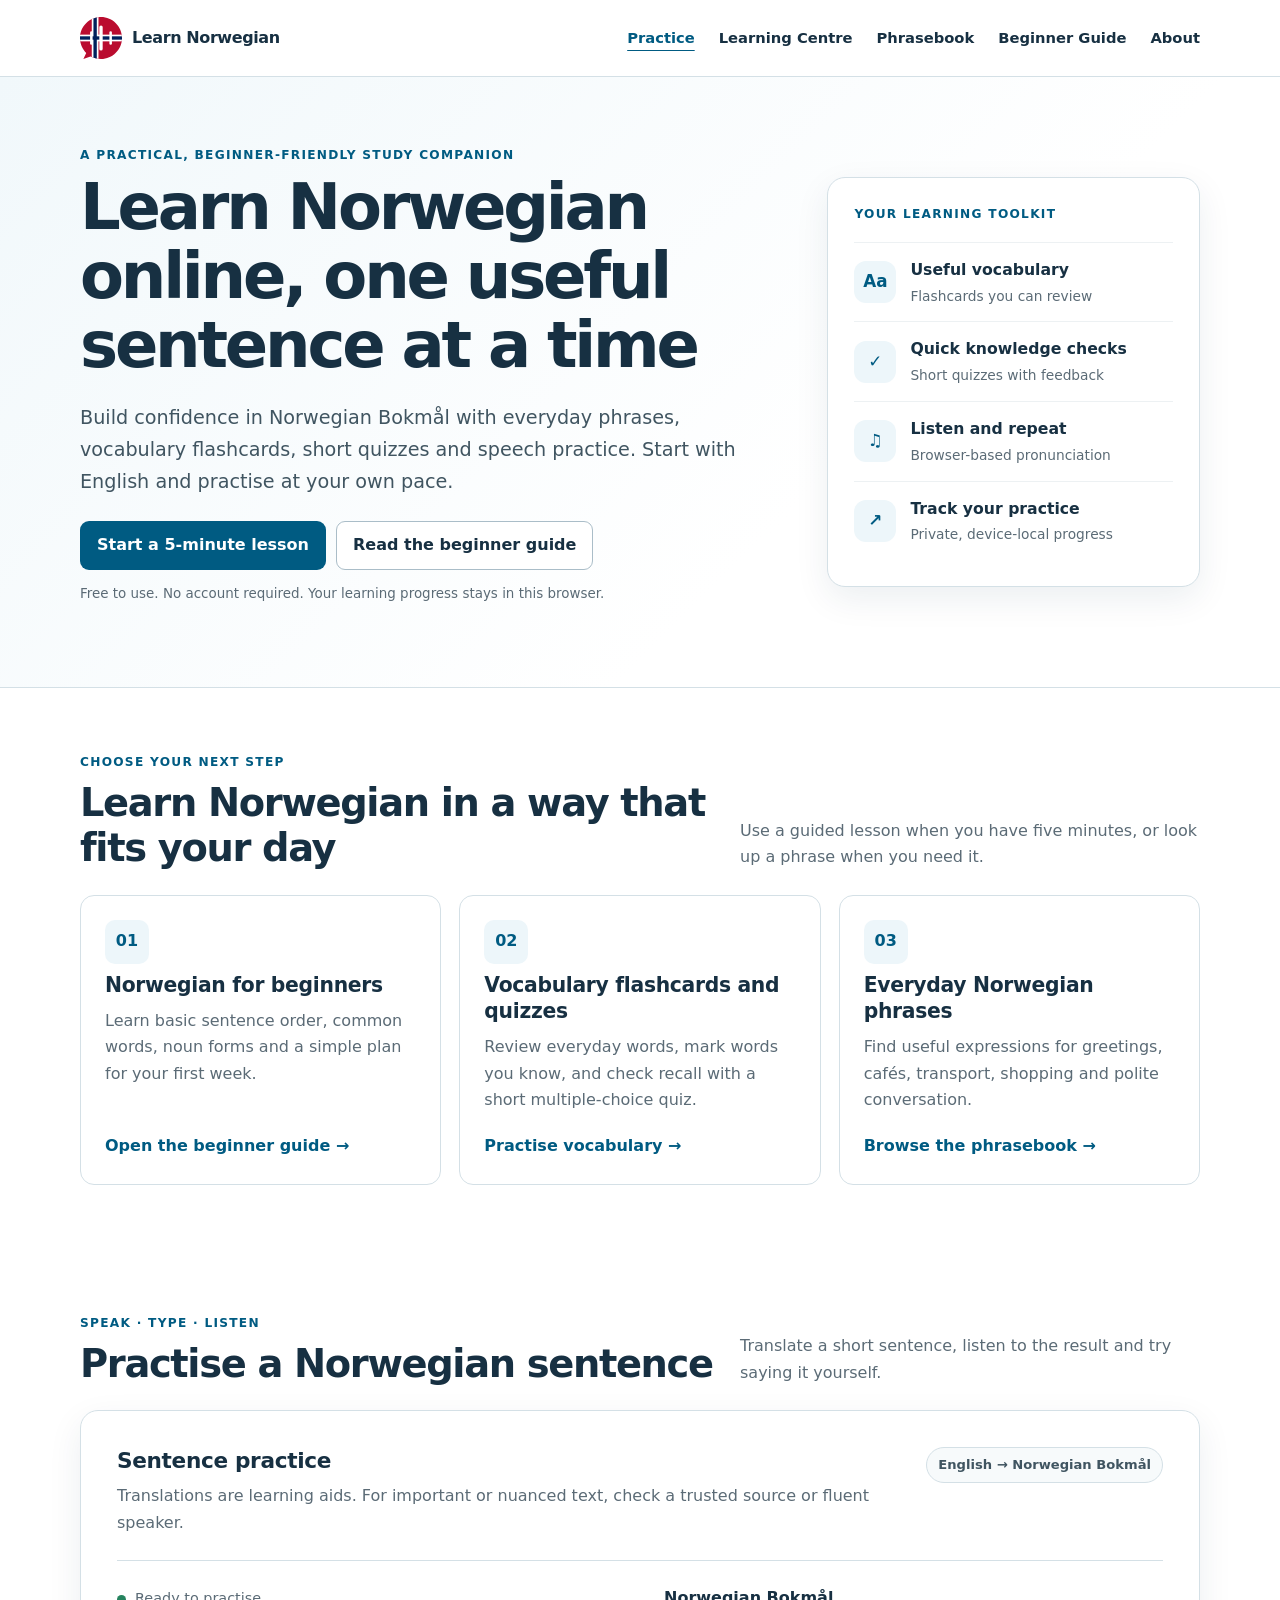
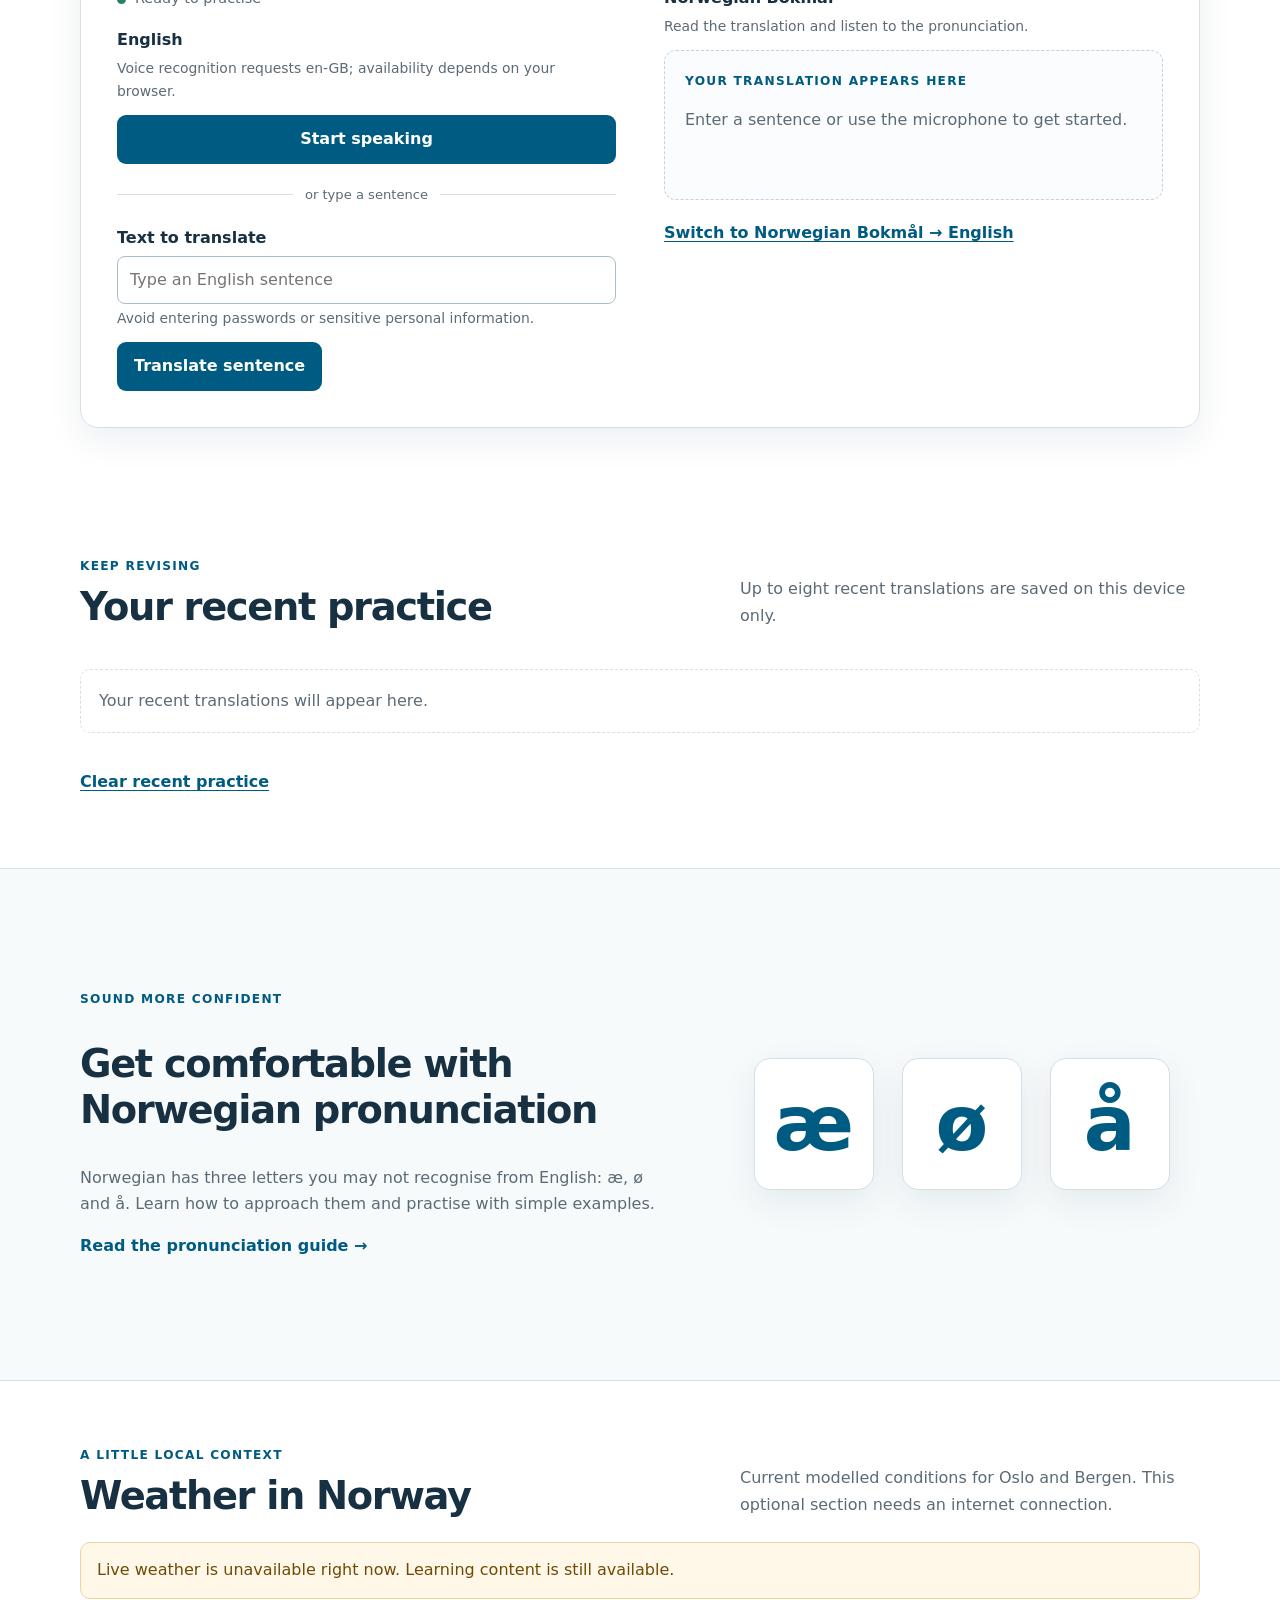
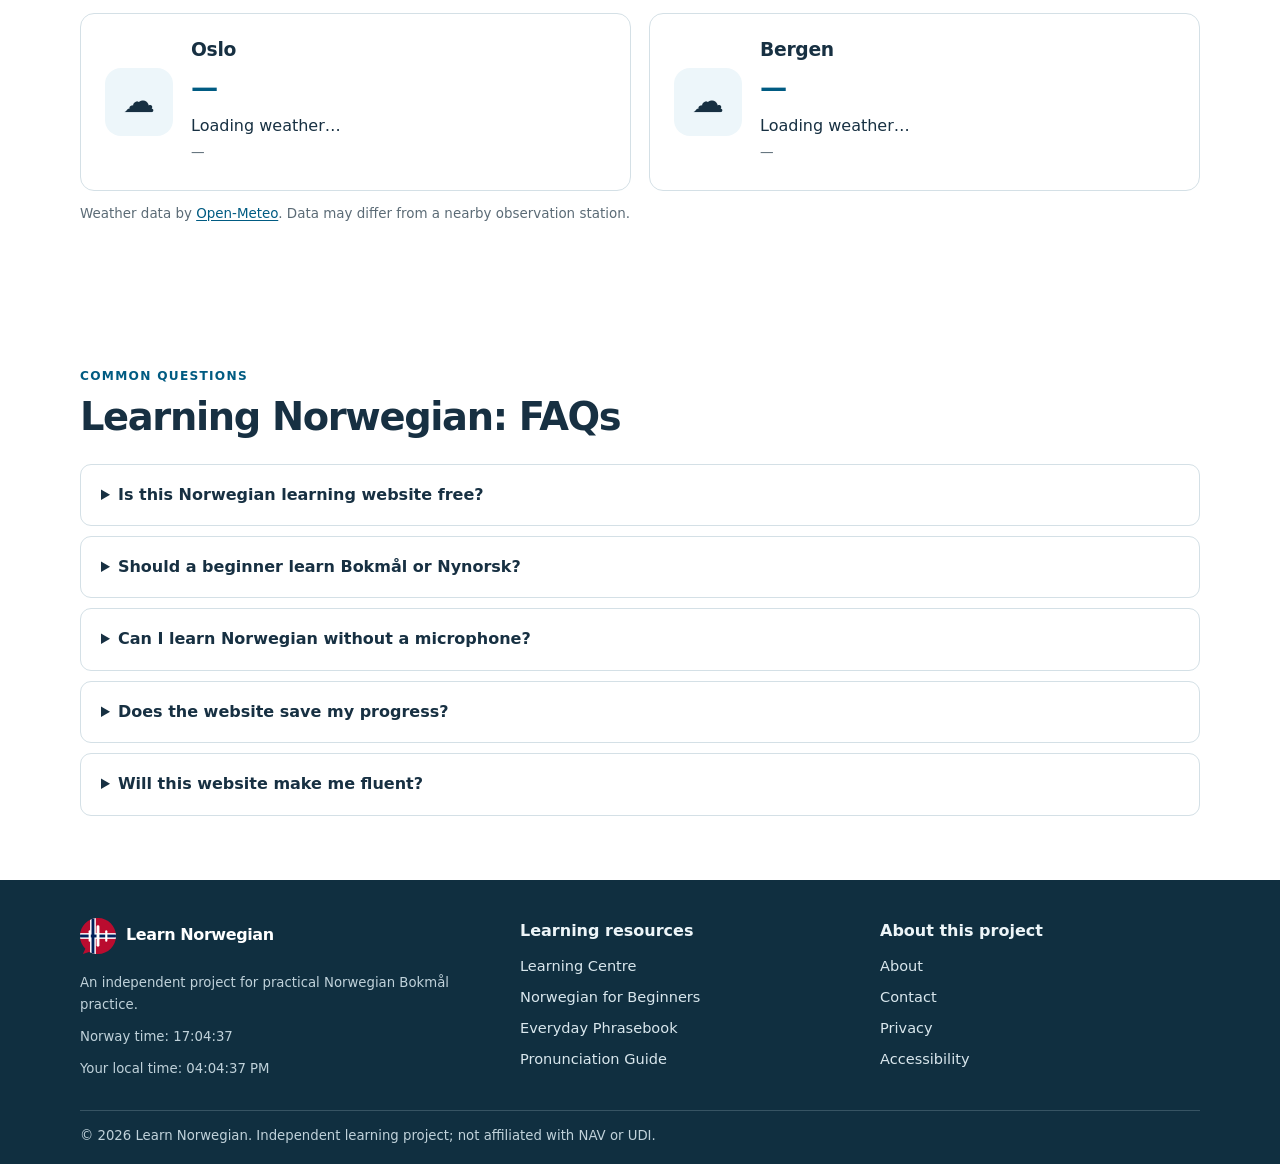
<file: index.html>
<!doctype html>
<html lang="en">
<head>
  <meta charset="utf-8">
  <meta name="viewport" content="width=device-width, initial-scale=1">
  <title>Learn Norwegian Online for Free | Bokmål Speaking Practice</title>
  <meta name="description" content="Learn Norwegian Bokmål with free beginner lessons, everyday phrases, vocabulary flashcards, quizzes, voice practice and pronunciation tools. Start practising today.">
  <meta name="robots" content="index,follow,max-image-preview:large,max-snippet:-1,max-video-preview:-1">
  <link rel="canonical" href="https://myg-1107.github.io/Learn-Norwegian/">
  <meta name="theme-color" content="#005b82">
  <meta property="og:type" content="website">
  <meta property="og:title" content="Learn Norwegian Online for Free | Bokmål Practice">
  <meta property="og:description" content="Practise Norwegian Bokmål with beginner guides, useful phrases, vocabulary cards, quizzes and speech tools.">
  <meta property="og:url" content="https://myg-1107.github.io/Learn-Norwegian/">
  <meta property="og:image" content="https://myg-1107.github.io/Learn-Norwegian/og-image.png">
  <meta name="twitter:card" content="summary_large_image">
  <link rel="icon" type="image/svg+xml" href="logo.svg">
  <link rel="manifest" href="manifest.webmanifest">
  <link rel="stylesheet" href="styles.css">
  <script type="application/ld+json">
  {
    "@context": "https://schema.org",
    "@type": "WebApplication",
    "name": "Learn Norwegian",
    "url": "https://myg-1107.github.io/Learn-Norwegian/",
    "applicationCategory": "EducationalApplication",
    "operatingSystem": "Any modern web browser",
    "inLanguage": "en",
    "description": "A free browser-based Norwegian Bokmål practice tool with beginner learning resources, vocabulary flashcards, quizzes, voice input and pronunciation playback."
  }
  </script>
</head>
<body>
  <a class="skip-link" href="#main-content">Skip to main content</a>
  <header class="site-header">
    <div class="container header-inner">
      <a class="brand" href="index.html" aria-label="Learn Norwegian home"><img src="logo.svg" alt="" width="42" height="42"><span>Learn Norwegian</span></a>
      <nav class="site-nav" aria-label="Main navigation">
        <a href="index.html" aria-current="page">Practice</a>
        <a href="learning-centre.html">Learning Centre</a>
        <a href="norwegian-phrases.html">Phrasebook</a>
        <a href="norwegian-beginners.html">Beginner Guide</a>
        <a href="about.html">About</a>
      </nav>
      <details class="mobile-nav"><summary>Menu</summary><nav aria-label="Mobile navigation">
        <a href="index.html" aria-current="page">Practice</a><a href="learning-centre.html">Learning Centre</a><a href="norwegian-phrases.html">Phrasebook</a><a href="norwegian-beginners.html">Beginner Guide</a><a href="norwegian-pronunciation.html">Pronunciation</a><a href="about.html">About</a><a href="contact-developers.html">Contact</a>
      </nav></details>
    </div>
  </header>

  <main id="main-content">
    <section class="hero hero-home">
      <div class="container hero-inner">
        <div class="hero-copy">
          <p class="eyebrow">A practical, beginner-friendly study companion</p>
          <h1>Learn Norwegian online, one useful sentence at a time</h1>
          <p class="lede">Build confidence in Norwegian Bokmål with everyday phrases, vocabulary flashcards, short quizzes and speech practice. Start with English and practise at your own pace.</p>
          <div class="hero-actions"><a class="button button-primary" href="learning-centre.html">Start a 5-minute lesson</a><a class="button button-secondary" href="norwegian-beginners.html">Read the beginner guide</a></div>
          <p class="muted small">Free to use. No account required. Your learning progress stays in this browser.</p>
        </div>
        <aside class="hero-summary" aria-label="Study features">
          <p class="eyebrow">Your learning toolkit</p>
          <div class="summary-row"><span class="summary-icon" aria-hidden="true">Aa</span><div><strong>Useful vocabulary</strong><span>Flashcards you can review</span></div></div>
          <div class="summary-row"><span class="summary-icon" aria-hidden="true">✓</span><div><strong>Quick knowledge checks</strong><span>Short quizzes with feedback</span></div></div>
          <div class="summary-row"><span class="summary-icon" aria-hidden="true">♫</span><div><strong>Listen and repeat</strong><span>Browser-based pronunciation</span></div></div>
          <div class="summary-row"><span class="summary-icon" aria-hidden="true">↗</span><div><strong>Track your practice</strong><span>Private, device-local progress</span></div></div>
        </aside>
      </div>
    </section>

    <section class="section container" aria-labelledby="start-heading">
      <div class="section-heading"><div><p class="eyebrow">Choose your next step</p><h2 id="start-heading">Learn Norwegian in a way that fits your day</h2></div><p>Use a guided lesson when you have five minutes, or look up a phrase when you need it.</p></div>
      <div class="card-grid three-up">
        <article class="card feature-card"><div class="feature-mark" aria-hidden="true">01</div><h3><a href="norwegian-beginners.html">Norwegian for beginners</a></h3><p>Learn basic sentence order, common words, noun forms and a simple plan for your first week.</p><a class="text-link" href="norwegian-beginners.html">Open the beginner guide <span aria-hidden="true">→</span></a></article>
        <article class="card feature-card"><div class="feature-mark" aria-hidden="true">02</div><h3><a href="learning-centre.html">Vocabulary flashcards and quizzes</a></h3><p>Review everyday words, mark words you know, and check recall with a short multiple-choice quiz.</p><a class="text-link" href="learning-centre.html">Practise vocabulary <span aria-hidden="true">→</span></a></article>
        <article class="card feature-card"><div class="feature-mark" aria-hidden="true">03</div><h3><a href="norwegian-phrases.html">Everyday Norwegian phrases</a></h3><p>Find useful expressions for greetings, cafés, transport, shopping and polite conversation.</p><a class="text-link" href="norwegian-phrases.html">Browse the phrasebook <span aria-hidden="true">→</span></a></article>
      </div>
    </section>

    <section class="section container" aria-labelledby="practice-heading">
      <div class="section-heading"><div><p class="eyebrow">Speak · Type · Listen</p><h2 id="practice-heading">Practise a Norwegian sentence</h2></div><p>Translate a short sentence, listen to the result and try saying it yourself.</p></div>
      <div class="practice-panel">
        <div class="panel-top"><div><h3>Sentence practice</h3><p class="muted">Translations are learning aids. For important or nuanced text, check a trusted source or fluent speaker.</p></div><span class="language-pill" id="direction-pill">English → Norwegian Bokmål</span></div>
        <div class="practice-grid">
          <div class="practice-input">
            <div class="status-row" aria-live="polite"><span id="status-dot" class="status-dot is-ready" aria-hidden="true"></span><span id="status-text">Ready to practise</span></div>
            <div class="field"><label id="input-language-label" for="manual-input">English</label><p class="field-hint" id="input-hint">You can type instead of using a microphone.</p></div>
            <button id="speak-button" class="button button-primary button-full" type="button">Start speaking</button>
            <div class="divider"><span>or type a sentence</span></div>
            <form id="manual-form"><div class="field"><label for="manual-input">Text to translate</label><input class="text-input" id="manual-input" name="text" type="text" maxlength="500" autocomplete="off" placeholder="Type an English sentence"><p class="field-hint">Avoid entering passwords or sensitive personal information.</p></div><button id="translate-button" class="button button-primary" type="submit">Translate sentence</button></form>
            <div id="input-box" class="input-preview" hidden><div class="eyebrow">You entered</div><p id="input-text"></p></div>
          </div>
          <div class="practice-output"><div class="field"><label id="output-language-label" for="output-text">Norwegian Bokmål</label><p class="field-hint">Read the translation and listen to the pronunciation.</p></div>
            <section id="output-box" class="output-box" hidden aria-live="polite"><p class="eyebrow">Translation</p><p id="output-text" class="output-text"></p><div class="button-row"><button id="pronounce-button" class="button button-secondary" type="button">Hear pronunciation</button><button id="copy-button" class="button button-secondary" type="button">Copy text</button></div></section>
            <div id="empty-state" class="output-box is-empty"><p class="eyebrow">Your translation appears here</p><p class="muted">Enter a sentence or use the microphone to get started.</p></div>
            <button id="swap-button" class="text-button" type="button">Switch to Norwegian Bokmål → English</button>
          </div>
        </div>
      </div>
    </section>

    <section class="section container" aria-labelledby="history-heading">
      <div class="section-heading"><div><p class="eyebrow">Keep revising</p><h2 id="history-heading">Your recent practice</h2></div><p>Up to eight recent translations are saved on this device only.</p></div>
      <div id="history-list" class="history-list"><p class="muted empty-note">Your recent translations will appear here.</p></div>
      <button id="clear-history" class="text-button" type="button">Clear recent practice</button>
    </section>

    <section class="section section-tint" aria-labelledby="pronunciation-heading">
      <div class="container split-section"><div><p class="eyebrow">Sound more confident</p><h2 id="pronunciation-heading">Get comfortable with Norwegian pronunciation</h2><p>Norwegian has three letters you may not recognise from English: æ, ø and å. Learn how to approach them and practise with simple examples.</p><a class="text-link" href="norwegian-pronunciation.html">Read the pronunciation guide <span aria-hidden="true">→</span></a></div><div class="letter-showcase" aria-label="The Norwegian letters æ, ø and å"><span>æ</span><span>ø</span><span>å</span></div></div>
    </section>

    <section class="section container" aria-labelledby="weather-heading">
      <div class="section-heading"><div><p class="eyebrow">A little local context</p><h2 id="weather-heading">Weather in Norway</h2></div><p>Current modelled conditions for Oslo and Bergen. This optional section needs an internet connection.</p></div>
      <div id="weather-error" class="notice notice-warning" hidden></div>
      <div class="weather-grid">
        <article id="oslo-weather" class="card weather-card"><div class="weather-icon" data-weather-icon aria-hidden="true">☁</div><div><h3>Oslo</h3><p class="weather-temp" data-weather-temp>—</p><p data-weather-description>Loading weather…</p><p class="weather-meta" data-weather-meta>—</p><p class="small muted" data-weather-updated></p></div></article>
        <article id="bergen-weather" class="card weather-card"><div class="weather-icon" data-weather-icon aria-hidden="true">☁</div><div><h3>Bergen</h3><p class="weather-temp" data-weather-temp>—</p><p data-weather-description>Loading weather…</p><p class="weather-meta" data-weather-meta>—</p><p class="small muted" data-weather-updated></p></div></article>
      </div>
      <p class="small muted attribution">Weather data by <a href="https://open-meteo.com/" target="_blank" rel="noopener noreferrer">Open-Meteo</a>. Data may differ from a nearby observation station.</p>
    </section>

    <section class="section container" aria-labelledby="faq-heading">
      <div class="section-heading"><div><p class="eyebrow">Common questions</p><h2 id="faq-heading">Learning Norwegian: FAQs</h2></div></div>
      <div class="faq-list">
        <details><summary>Is this Norwegian learning website free?</summary><p>Yes. The lessons, phrasebook, vocabulary cards and quiz on this site are free to use. The translation and live weather features depend on external services and an internet connection.</p></details>
        <details><summary>Should a beginner learn Bokmål or Nynorsk?</summary><p>This website focuses on Bokmål, one of Norway's two official written standards. It is a practical starting point for everyday written Norwegian, but you may also encounter Nynorsk and regional spoken dialects.</p></details>
        <details><summary>Can I learn Norwegian without a microphone?</summary><p>Yes. You can type text, study the beginner guide, browse the phrasebook, use flashcards and take quizzes without a microphone. Pronunciation playback depends on available browser voices.</p></details>
        <details><summary>Does the website save my progress?</summary><p>The vocabulary and quiz progress is stored in your browser on the device you use. There is no account-based cloud sync in this version. Clearing browser storage removes local progress.</p></details>
        <details><summary>Will this website make me fluent?</summary><p>No single website can guarantee fluency. Use these tools for short daily practice alongside listening, reading, conversations, feedback and a structured course matched to your goals.</p></details>
      </div>
    </section>
  </main>

  <footer class="site-footer"><div class="container footer-grid"><div class="footer-brand"><a class="brand brand-footer" href="index.html"><img src="logo.svg" alt="" width="36" height="36"><span>Learn Norwegian</span></a><p class="footer-small">An independent project for practical Norwegian Bokmål practice.</p><p id="norway-time" class="footer-small">Norway time: —</p><p id="local-time" class="footer-small">Your local time: —</p></div><div><strong>Learning resources</strong><div class="footer-links"><a href="learning-centre.html">Learning Centre</a><a href="norwegian-beginners.html">Norwegian for Beginners</a><a href="norwegian-phrases.html">Everyday Phrasebook</a><a href="norwegian-pronunciation.html">Pronunciation Guide</a></div></div><div><strong>About this project</strong><div class="footer-links"><a href="about.html">About</a><a href="contact-developers.html">Contact</a><a href="privacy.html">Privacy</a><a href="accessibility.html">Accessibility</a></div></div></div><div class="container footer-bottom"><p class="footer-small">© <span id="current-year">2026</span> Learn Norwegian. Independent learning project; not affiliated with NAV or UDI.</p></div></footer>
  <script src="app.js" defer></script>
  <script src="pwa.js" defer></script>
</body>
</html>
</file>
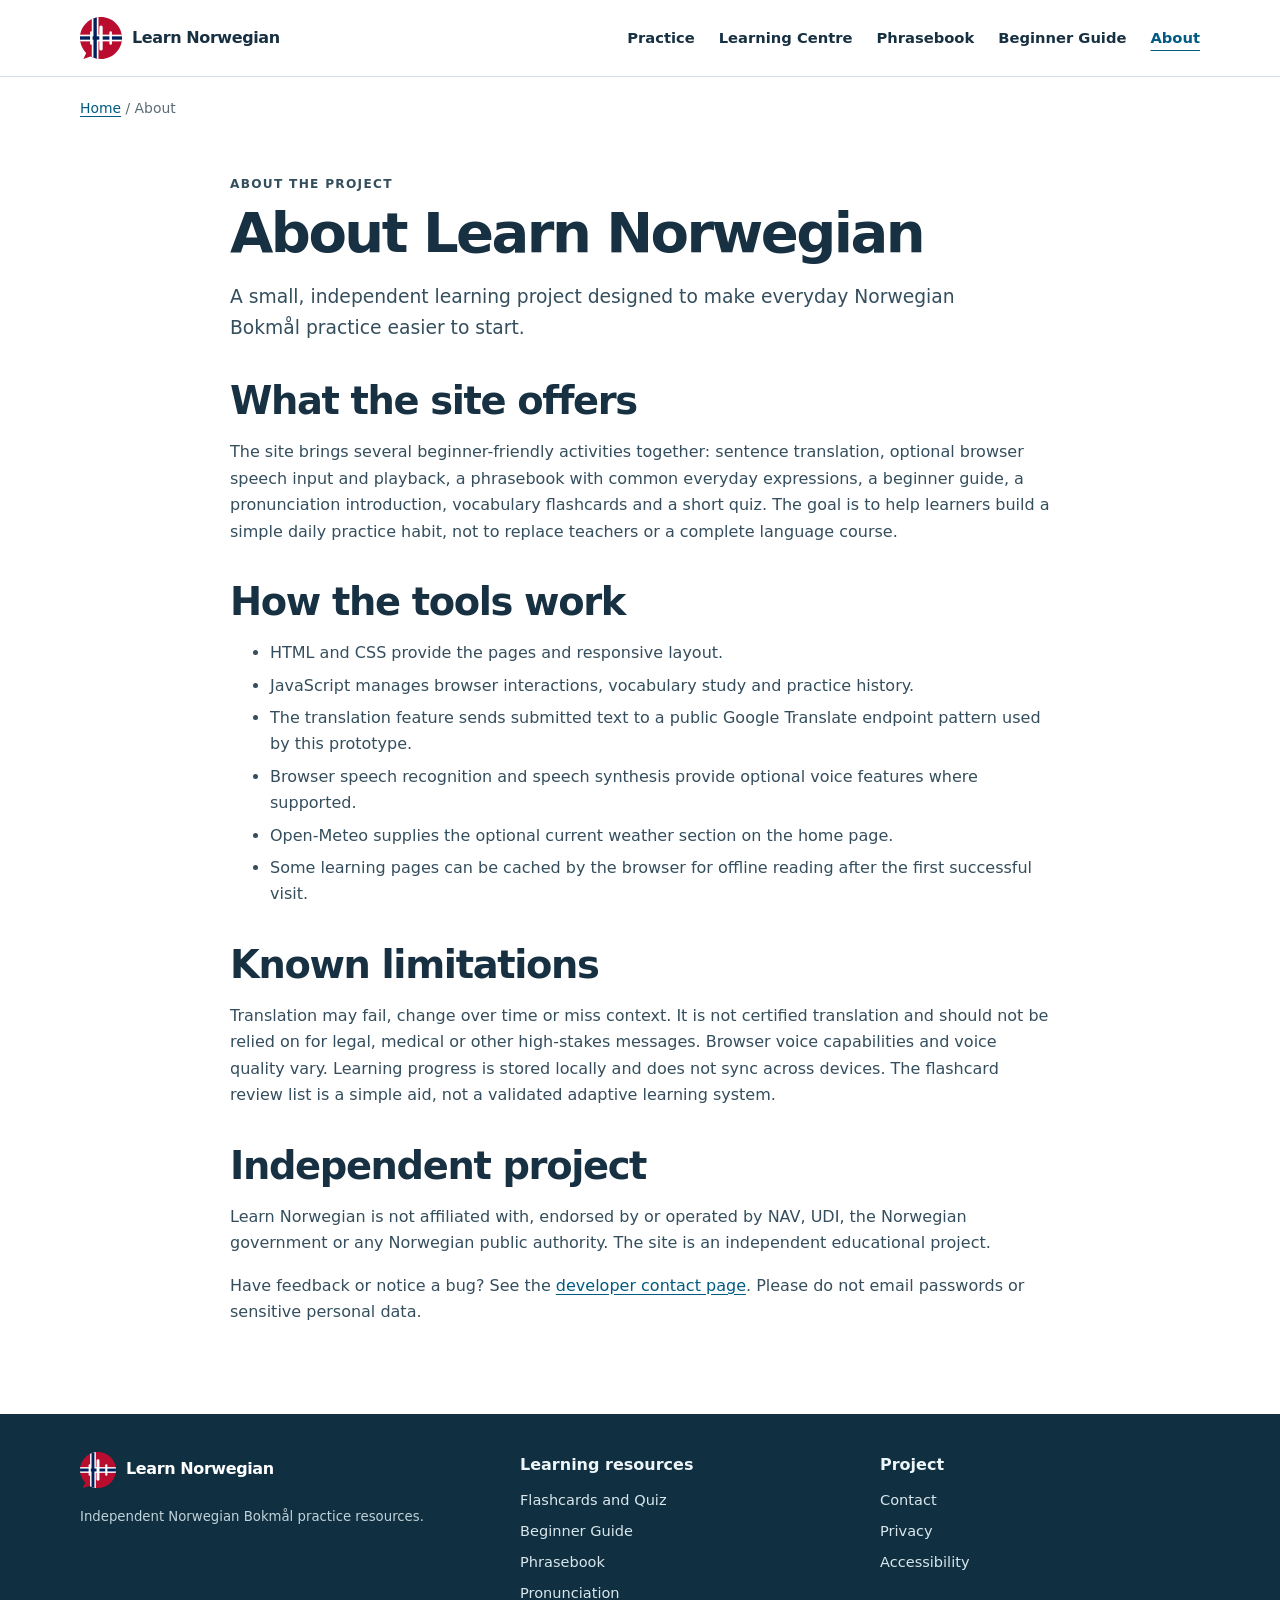
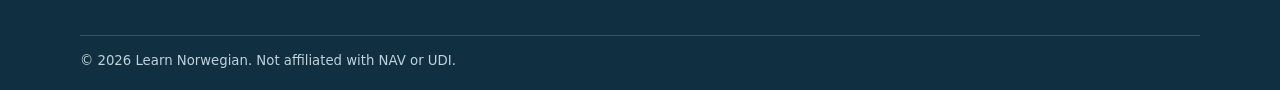
<file: about.html>
<!doctype html>
<html lang="en"><head><meta charset="utf-8"><meta name="viewport" content="width=device-width, initial-scale=1"><title>About Learn Norwegian | Free Bokmål Practice Project</title><meta name="description" content="Learn about this independent Norwegian Bokmål practice project, its vocabulary tools, learning pages, browser speech features and known limitations."><meta name="robots" content="index,follow"><link rel="canonical" href="https://myg-1107.github.io/Learn-Norwegian/about.html"><meta name="theme-color" content="#005b82"><link rel="icon" type="image/svg+xml" href="logo.svg"><link rel="manifest" href="manifest.webmanifest"><link rel="stylesheet" href="styles.css"></head>
<body><a class="skip-link" href="#main-content">Skip to main content</a><header class="site-header"><div class="container header-inner"><a class="brand" href="index.html"><img src="logo.svg" alt="" width="42" height="42"><span>Learn Norwegian</span></a><nav class="site-nav" aria-label="Main navigation"><a href="index.html">Practice</a><a href="learning-centre.html">Learning Centre</a><a href="norwegian-phrases.html">Phrasebook</a><a href="norwegian-beginners.html">Beginner Guide</a><a href="about.html" aria-current="page">About</a></nav><details class="mobile-nav"><summary>Menu</summary><nav aria-label="Mobile navigation"><a href="index.html">Practice</a><a href="learning-centre.html">Learning Centre</a><a href="norwegian-phrases.html">Phrasebook</a><a href="norwegian-beginners.html">Beginner Guide</a><a href="norwegian-pronunciation.html">Pronunciation</a><a href="contact-developers.html">Contact</a></nav></details></div></header>
<main id="main-content"><div class="container breadcrumb"><a href="index.html">Home</a> / About</div><article class="container reading prose"><p class="eyebrow">About the project</p><h1 class="page-title">About Learn Norwegian</h1><p class="page-lede">A small, independent learning project designed to make everyday Norwegian Bokmål practice easier to start.</p><h2>What the site offers</h2><p>The site brings several beginner-friendly activities together: sentence translation, optional browser speech input and playback, a phrasebook with common everyday expressions, a beginner guide, a pronunciation introduction, vocabulary flashcards and a short quiz. The goal is to help learners build a simple daily practice habit, not to replace teachers or a complete language course.</p><h2>How the tools work</h2><ul><li>HTML and CSS provide the pages and responsive layout.</li><li>JavaScript manages browser interactions, vocabulary study and practice history.</li><li>The translation feature sends submitted text to a public Google Translate endpoint pattern used by this prototype.</li><li>Browser speech recognition and speech synthesis provide optional voice features where supported.</li><li>Open-Meteo supplies the optional current weather section on the home page.</li><li>Some learning pages can be cached by the browser for offline reading after the first successful visit.</li></ul><h2>Known limitations</h2><p>Translation may fail, change over time or miss context. It is not certified translation and should not be relied on for legal, medical or other high-stakes messages. Browser voice capabilities and voice quality vary. Learning progress is stored locally and does not sync across devices. The flashcard review list is a simple aid, not a validated adaptive learning system.</p><h2>Independent project</h2><p>Learn Norwegian is not affiliated with, endorsed by or operated by NAV, UDI, the Norwegian government or any Norwegian public authority. The site is an independent educational project.</p><p>Have feedback or notice a bug? See the <a href="contact-developers.html">developer contact page</a>. Please do not email passwords or sensitive personal data.</p></article></main>
<footer class="site-footer"><div class="container footer-grid"><div class="footer-brand"><a class="brand brand-footer" href="index.html"><img src="logo.svg" alt="" width="36" height="36"><span>Learn Norwegian</span></a><p class="footer-small">Independent Norwegian Bokmål practice resources.</p></div><div><strong>Learning resources</strong><div class="footer-links"><a href="learning-centre.html">Flashcards and Quiz</a><a href="norwegian-beginners.html">Beginner Guide</a><a href="norwegian-phrases.html">Phrasebook</a><a href="norwegian-pronunciation.html">Pronunciation</a></div></div><div><strong>Project</strong><div class="footer-links"><a href="contact-developers.html">Contact</a><a href="privacy.html">Privacy</a><a href="accessibility.html">Accessibility</a></div></div></div><div class="container footer-bottom"><p class="footer-small">© <span id="current-year">2026</span> Learn Norwegian. Not affiliated with NAV or UDI.</p></div></footer><script src="pwa.js" defer></script><script>document.getElementById('current-year').textContent=String(new Date().getFullYear());</script></body></html>
</file>
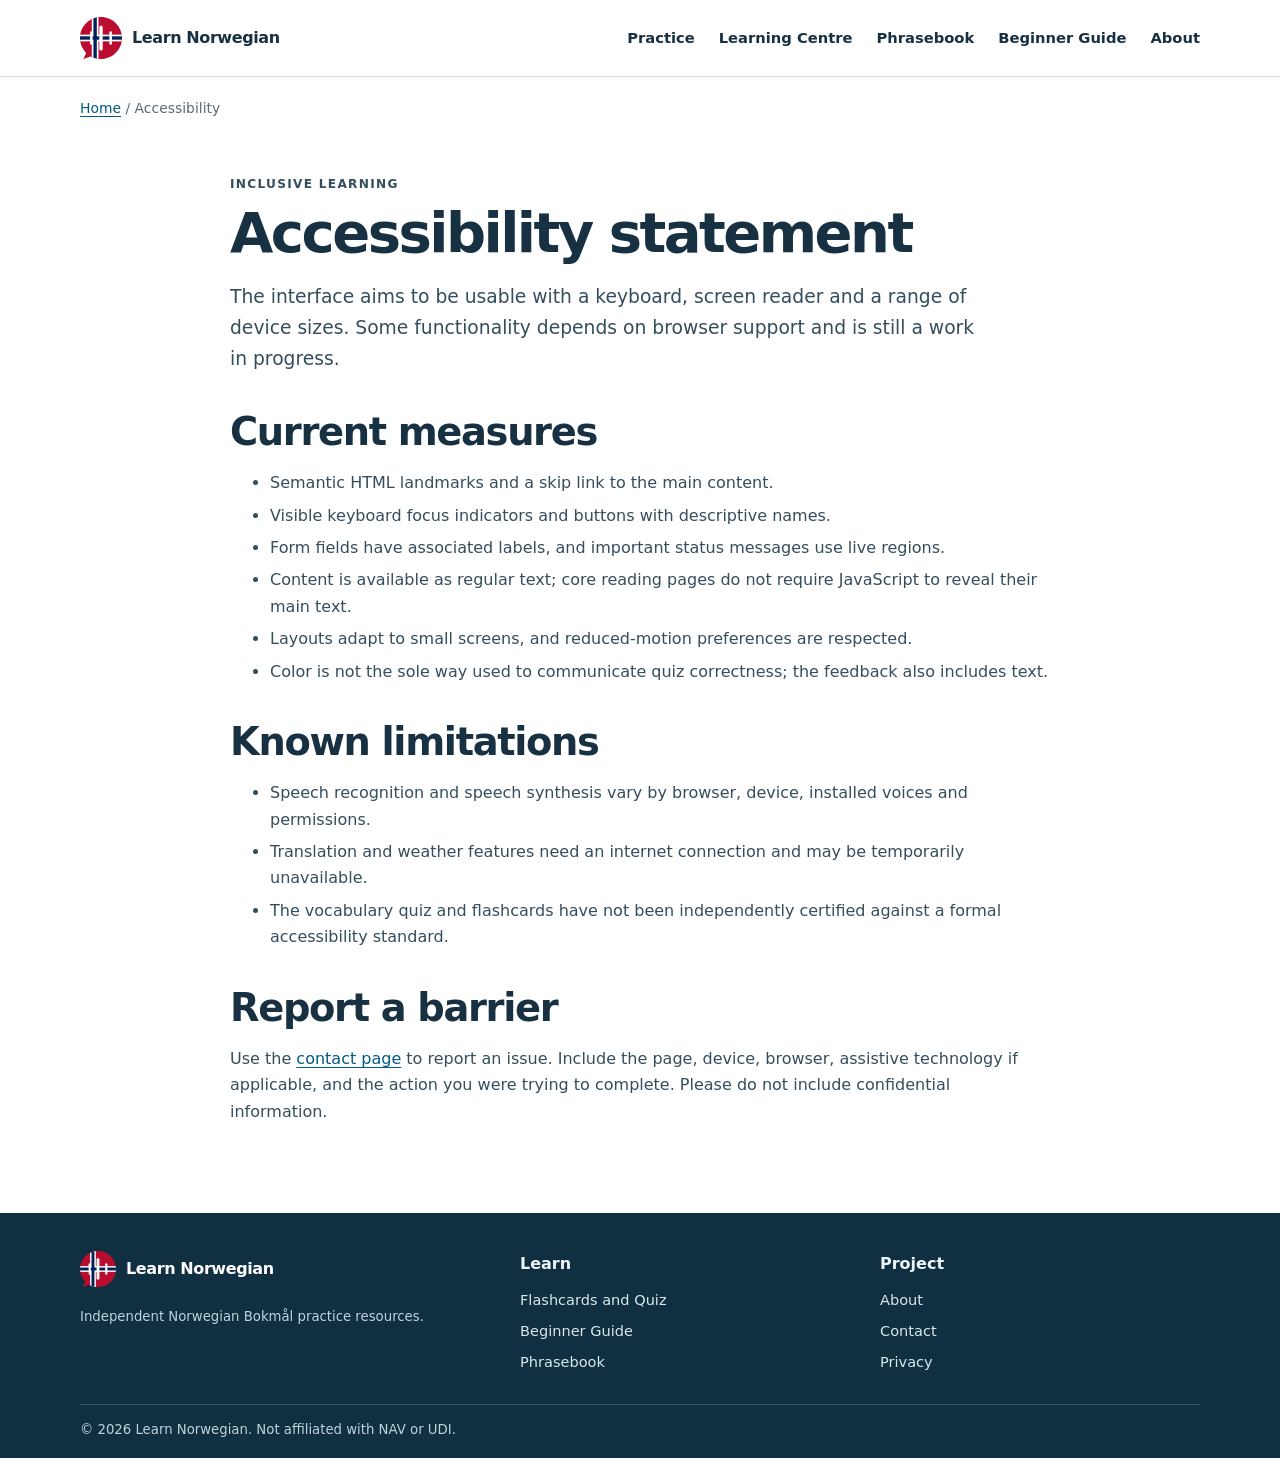
<file: accessibility.html>
<!doctype html>
<html lang="en"><head><meta charset="utf-8"><meta name="viewport" content="width=device-width, initial-scale=1"><title>Accessibility Statement | Learn Norwegian</title><meta name="description" content="Accessibility information for Learn Norwegian, including keyboard support, responsive layout, visible focus, screen-reader labels and known browser-dependent features."><meta name="robots" content="index,follow"><link rel="canonical" href="https://myg-1107.github.io/Learn-Norwegian/accessibility.html"><meta name="theme-color" content="#005b82"><link rel="icon" type="image/svg+xml" href="logo.svg"><link rel="manifest" href="manifest.webmanifest"><link rel="stylesheet" href="styles.css"></head>
<body><a class="skip-link" href="#main-content">Skip to main content</a><header class="site-header"><div class="container header-inner"><a class="brand" href="index.html"><img src="logo.svg" alt="" width="42" height="42"><span>Learn Norwegian</span></a><nav class="site-nav" aria-label="Main navigation"><a href="index.html">Practice</a><a href="learning-centre.html">Learning Centre</a><a href="norwegian-phrases.html">Phrasebook</a><a href="norwegian-beginners.html">Beginner Guide</a><a href="about.html">About</a></nav><details class="mobile-nav"><summary>Menu</summary><nav aria-label="Mobile navigation"><a href="index.html">Practice</a><a href="learning-centre.html">Learning Centre</a><a href="norwegian-phrases.html">Phrasebook</a><a href="norwegian-beginners.html">Beginner Guide</a><a href="norwegian-pronunciation.html">Pronunciation</a><a href="contact-developers.html">Contact</a></nav></details></div></header>
<main id="main-content"><div class="container breadcrumb"><a href="index.html">Home</a> / Accessibility</div><article class="container reading prose"><p class="eyebrow">Inclusive learning</p><h1 class="page-title">Accessibility statement</h1><p class="page-lede">The interface aims to be usable with a keyboard, screen reader and a range of device sizes. Some functionality depends on browser support and is still a work in progress.</p><h2>Current measures</h2><ul><li>Semantic HTML landmarks and a skip link to the main content.</li><li>Visible keyboard focus indicators and buttons with descriptive names.</li><li>Form fields have associated labels, and important status messages use live regions.</li><li>Content is available as regular text; core reading pages do not require JavaScript to reveal their main text.</li><li>Layouts adapt to small screens, and reduced-motion preferences are respected.</li><li>Color is not the sole way used to communicate quiz correctness; the feedback also includes text.</li></ul><h2>Known limitations</h2><ul><li>Speech recognition and speech synthesis vary by browser, device, installed voices and permissions.</li><li>Translation and weather features need an internet connection and may be temporarily unavailable.</li><li>The vocabulary quiz and flashcards have not been independently certified against a formal accessibility standard.</li></ul><h2>Report a barrier</h2><p>Use the <a href="contact-developers.html">contact page</a> to report an issue. Include the page, device, browser, assistive technology if applicable, and the action you were trying to complete. Please do not include confidential information.</p></article></main>
<footer class="site-footer"><div class="container footer-grid"><div class="footer-brand"><a class="brand brand-footer" href="index.html"><img src="logo.svg" alt="" width="36" height="36"><span>Learn Norwegian</span></a><p class="footer-small">Independent Norwegian Bokmål practice resources.</p></div><div><strong>Learn</strong><div class="footer-links"><a href="learning-centre.html">Flashcards and Quiz</a><a href="norwegian-beginners.html">Beginner Guide</a><a href="norwegian-phrases.html">Phrasebook</a></div></div><div><strong>Project</strong><div class="footer-links"><a href="about.html">About</a><a href="contact-developers.html">Contact</a><a href="privacy.html">Privacy</a></div></div></div><div class="container footer-bottom"><p class="footer-small">© <span id="current-year">2026</span> Learn Norwegian. Not affiliated with NAV or UDI.</p></div></footer><script src="pwa.js" defer></script><script>document.getElementById('current-year').textContent=String(new Date().getFullYear());</script></body></html>
</file>
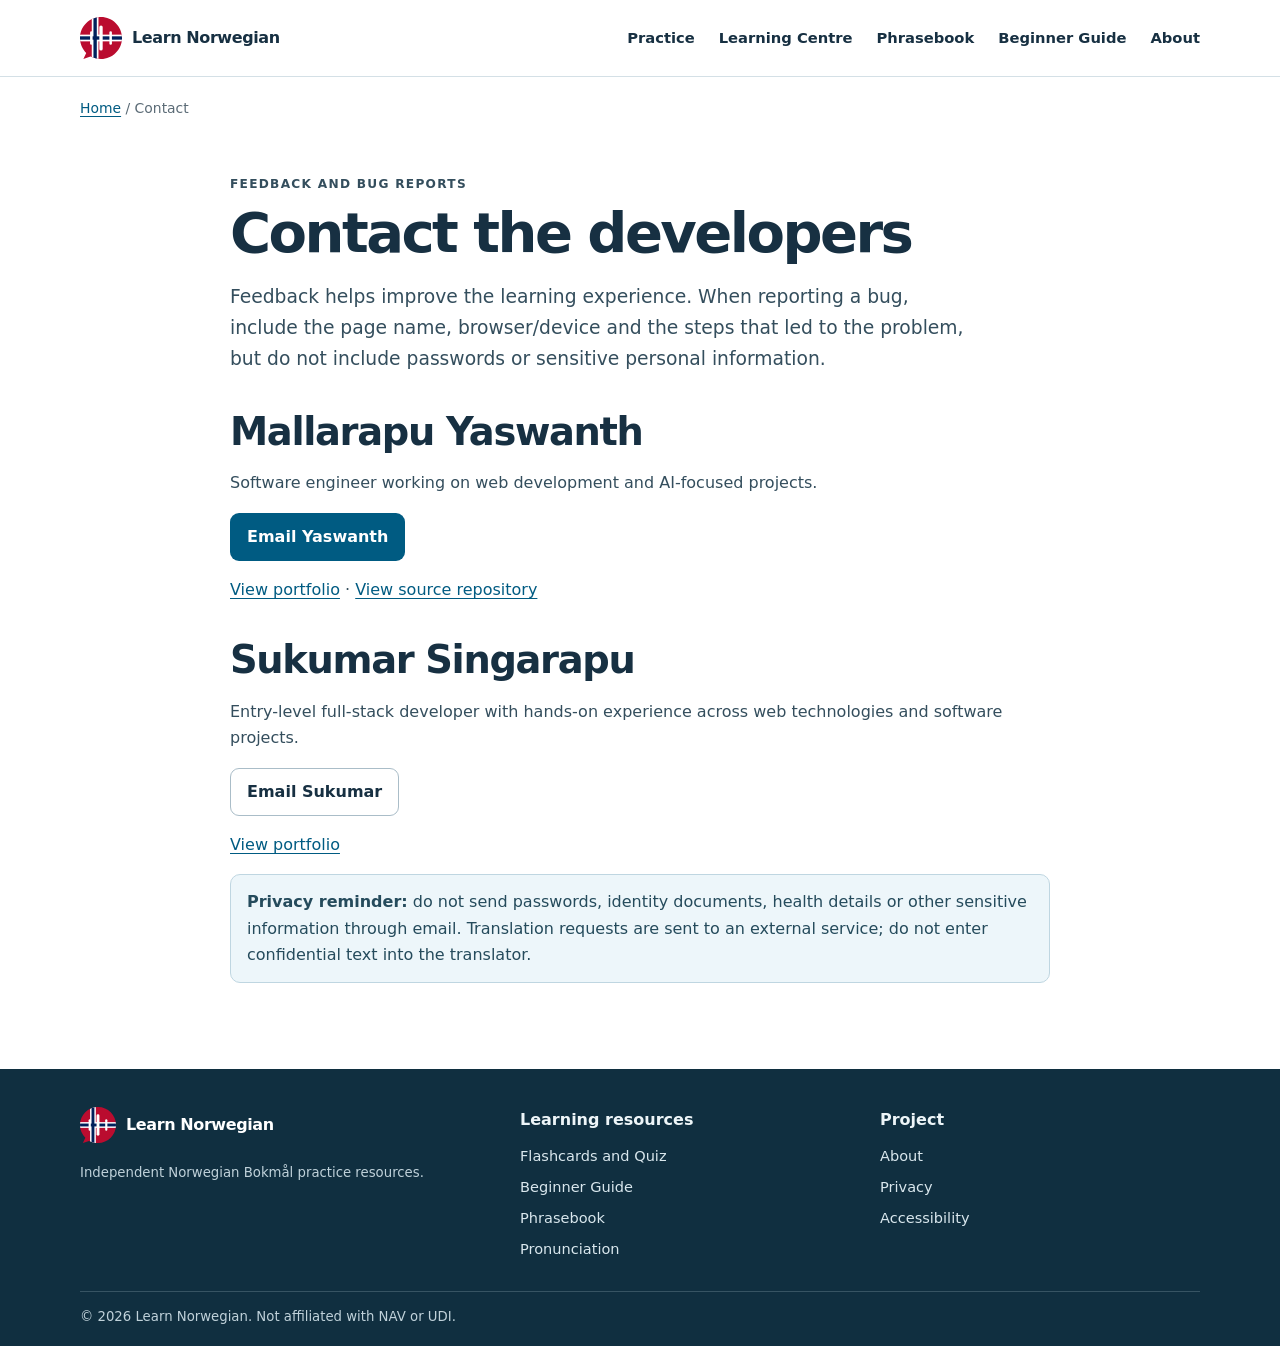
<file: contact-developers.html>
<!doctype html>
<html lang="en"><head><meta charset="utf-8"><meta name="viewport" content="width=device-width, initial-scale=1"><title>Contact the Developers | Learn Norwegian</title><meta name="description" content="Contact the developers of Learn Norwegian to share feedback about the Norwegian Bokmål learning tools, report bugs or describe accessibility issues."><meta name="robots" content="index,follow"><link rel="canonical" href="https://myg-1107.github.io/Learn-Norwegian/contact-developers.html"><meta name="theme-color" content="#005b82"><link rel="icon" type="image/svg+xml" href="logo.svg"><link rel="manifest" href="manifest.webmanifest"><link rel="stylesheet" href="styles.css"></head>
<body><a class="skip-link" href="#main-content">Skip to main content</a><header class="site-header"><div class="container header-inner"><a class="brand" href="index.html"><img src="logo.svg" alt="" width="42" height="42"><span>Learn Norwegian</span></a><nav class="site-nav" aria-label="Main navigation"><a href="index.html">Practice</a><a href="learning-centre.html">Learning Centre</a><a href="norwegian-phrases.html">Phrasebook</a><a href="norwegian-beginners.html">Beginner Guide</a><a href="about.html">About</a></nav><details class="mobile-nav"><summary>Menu</summary><nav aria-label="Mobile navigation"><a href="index.html">Practice</a><a href="learning-centre.html">Learning Centre</a><a href="norwegian-phrases.html">Phrasebook</a><a href="norwegian-beginners.html">Beginner Guide</a><a href="norwegian-pronunciation.html">Pronunciation</a><a href="about.html">About</a></nav></details></div></header>
<main id="main-content"><div class="container breadcrumb"><a href="index.html">Home</a> / Contact</div><article class="container reading prose"><p class="eyebrow">Feedback and bug reports</p><h1 class="page-title">Contact the developers</h1><p class="page-lede">Feedback helps improve the learning experience. When reporting a bug, include the page name, browser/device and the steps that led to the problem, but do not include passwords or sensitive personal information.</p><h2>Mallarapu Yaswanth</h2><p>Software engineer working on web development and AI-focused projects.</p><p><a class="button button-primary" href="mailto:mallarapuyaswanth05@gmail.com?subject=Learn%20Norwegian%20website%20feedback">Email Yaswanth</a></p><p><a href="https://myg-1107.github.io/Portfolio-Mallarapu-Yaswanth/" target="_blank" rel="noopener noreferrer">View portfolio</a> · <a href="https://github.com/MYG-1107/Learn-Norwegian" target="_blank" rel="noopener noreferrer">View source repository</a></p><h2>Sukumar Singarapu</h2><p>Entry-level full-stack developer with hands-on experience across web technologies and software projects.</p><p><a class="button button-secondary" href="mailto:sukumarsingarapu14@gmail.com?subject=Learn%20Norwegian%20website%20feedback">Email Sukumar</a></p><p><a href="https://sukumar-dev.github.io/portfolio/" target="_blank" rel="noopener noreferrer">View portfolio</a></p><div class="notice notice-info"><strong>Privacy reminder:</strong> do not send passwords, identity documents, health details or other sensitive information through email. Translation requests are sent to an external service; do not enter confidential text into the translator.</div></article></main>
<footer class="site-footer"><div class="container footer-grid"><div class="footer-brand"><a class="brand brand-footer" href="index.html"><img src="logo.svg" alt="" width="36" height="36"><span>Learn Norwegian</span></a><p class="footer-small">Independent Norwegian Bokmål practice resources.</p></div><div><strong>Learning resources</strong><div class="footer-links"><a href="learning-centre.html">Flashcards and Quiz</a><a href="norwegian-beginners.html">Beginner Guide</a><a href="norwegian-phrases.html">Phrasebook</a><a href="norwegian-pronunciation.html">Pronunciation</a></div></div><div><strong>Project</strong><div class="footer-links"><a href="about.html">About</a><a href="privacy.html">Privacy</a><a href="accessibility.html">Accessibility</a></div></div></div><div class="container footer-bottom"><p class="footer-small">© <span id="current-year">2026</span> Learn Norwegian. Not affiliated with NAV or UDI.</p></div></footer><script src="pwa.js" defer></script><script>document.getElementById('current-year').textContent=String(new Date().getFullYear());</script></body></html>
</file>
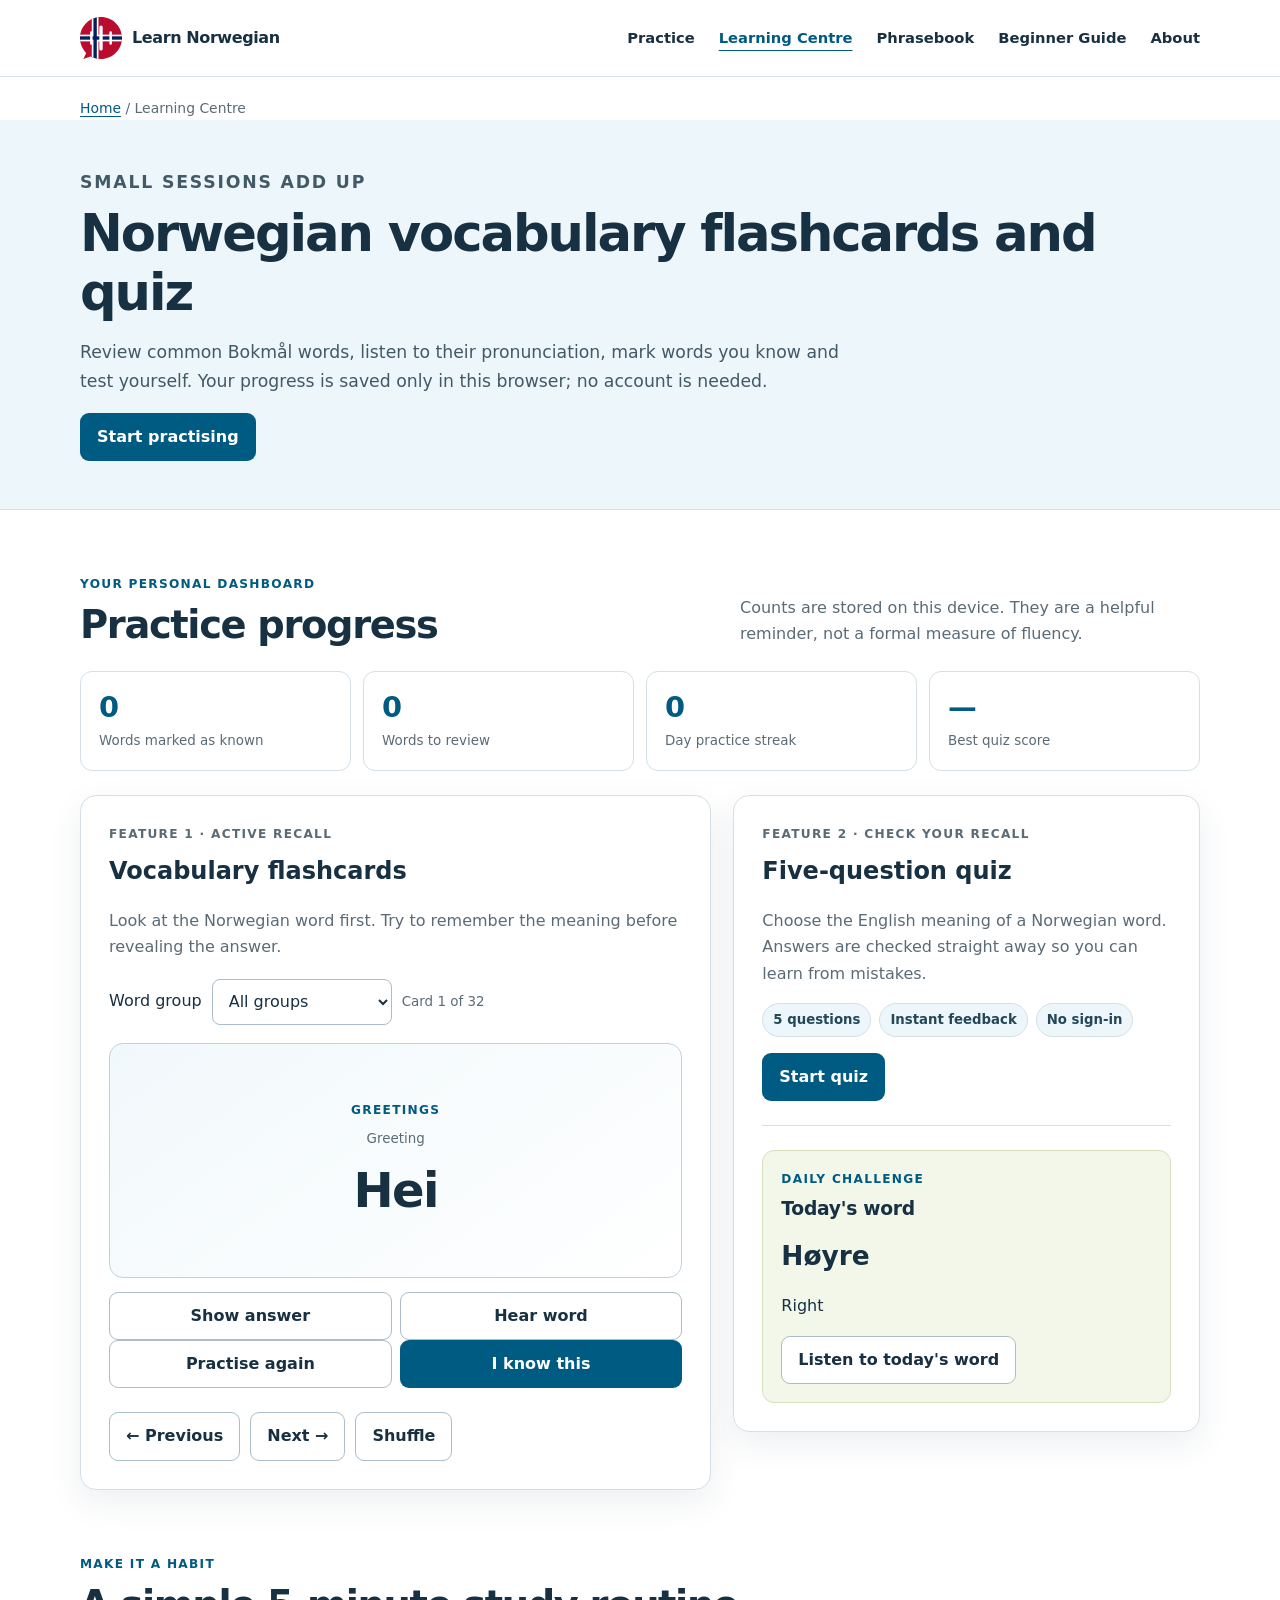
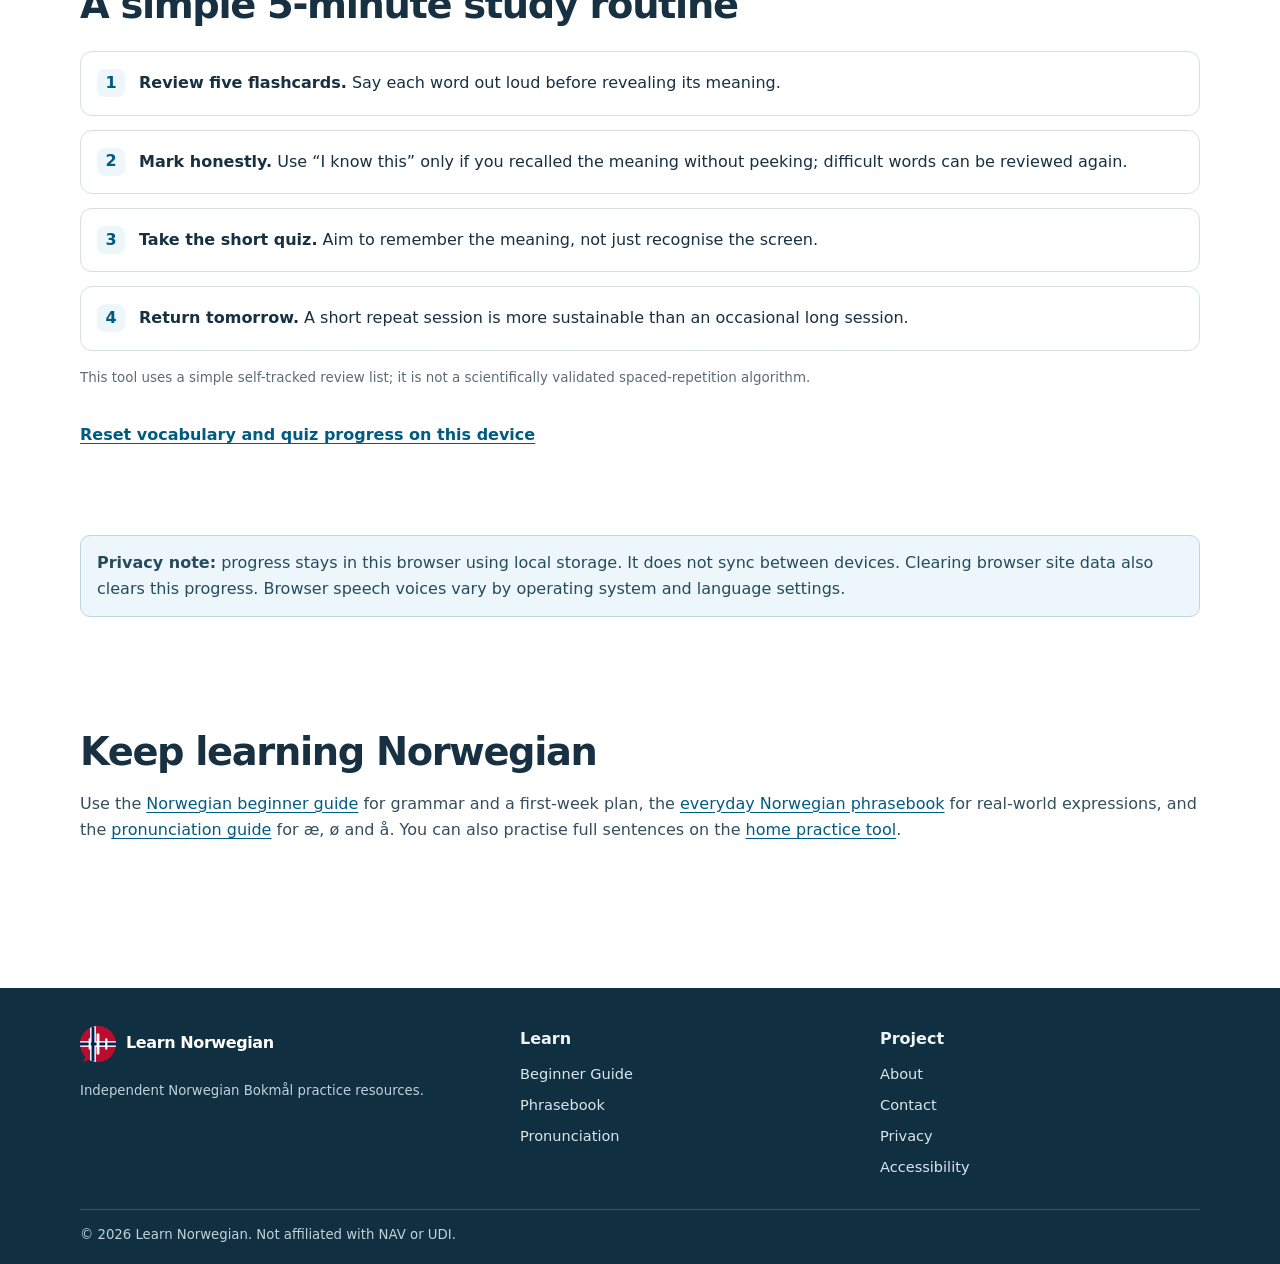
<file: learning-centre.html>
<!doctype html>
<html lang="en">
<head>
  <meta charset="utf-8"><meta name="viewport" content="width=device-width, initial-scale=1">
  <title>Norwegian Vocabulary Flashcards and Quiz | Learn Norwegian</title>
  <meta name="description" content="Practise Norwegian vocabulary with free interactive flashcards, a five-question quiz, pronunciation playback and private progress tracking. Great for beginners learning Bokmål.">
  <meta name="robots" content="index,follow,max-image-preview:large,max-snippet:-1,max-video-preview:-1">
  <link rel="canonical" href="https://myg-1107.github.io/Learn-Norwegian/learning-centre.html"><meta name="theme-color" content="#005b82">
  <meta property="og:type" content="website"><meta property="og:title" content="Norwegian Vocabulary Flashcards and Quiz"><meta property="og:description" content="Build Norwegian vocabulary through flashcards, listening and short quizzes."><meta property="og:url" content="https://myg-1107.github.io/Learn-Norwegian/learning-centre.html"><meta property="og:image" content="https://myg-1107.github.io/Learn-Norwegian/og-image.png">
  <link rel="icon" type="image/svg+xml" href="logo.svg"><link rel="manifest" href="manifest.webmanifest"><link rel="stylesheet" href="styles.css">
  <script type="application/ld+json">{"@context":"https://schema.org","@type":"WebPage","name":"Norwegian Vocabulary Flashcards and Quiz","url":"https://myg-1107.github.io/Learn-Norwegian/learning-centre.html","isPartOf":{"@type":"WebSite","name":"Learn Norwegian","url":"https://myg-1107.github.io/Learn-Norwegian/"},"description":"Interactive Norwegian Bokmål flashcards and vocabulary quiz for beginners."}</script>
</head>
<body><a class="skip-link" href="#main-content">Skip to main content</a>
<header class="site-header"><div class="container header-inner"><a class="brand" href="index.html"><img src="logo.svg" alt="" width="42" height="42"><span>Learn Norwegian</span></a><nav class="site-nav" aria-label="Main navigation"><a href="index.html">Practice</a><a href="learning-centre.html" aria-current="page">Learning Centre</a><a href="norwegian-phrases.html">Phrasebook</a><a href="norwegian-beginners.html">Beginner Guide</a><a href="about.html">About</a></nav><details class="mobile-nav"><summary>Menu</summary><nav aria-label="Mobile navigation"><a href="index.html">Practice</a><a href="learning-centre.html" aria-current="page">Learning Centre</a><a href="norwegian-phrases.html">Phrasebook</a><a href="norwegian-beginners.html">Beginner Guide</a><a href="norwegian-pronunciation.html">Pronunciation</a><a href="about.html">About</a></nav></details></div></header>
<main id="main-content"><div class="container breadcrumb"><a href="index.html">Home</a> / Learning Centre</div>
<section class="learning-hero"><div class="container"><p class="eyebrow">Small sessions add up</p><h1>Norwegian vocabulary flashcards and quiz</h1><p>Review common Bokmål words, listen to their pronunciation, mark words you know and test yourself. Your progress is saved only in this browser; no account is needed.</p><a class="button button-primary" href="#flashcards">Start practising</a></div></section>
<div class="container section">
  <div class="section-heading"><div><p class="eyebrow">Your personal dashboard</p><h2>Practice progress</h2></div><p>Counts are stored on this device. They are a helpful reminder, not a formal measure of fluency.</p></div>
  <p id="learning-notice" class="notice notice-warning" hidden></p>
  <div class="progress-grid" aria-live="polite"><div class="stat-card"><span id="stat-mastered" class="stat-value">0</span><span class="stat-label">Words marked as known</span></div><div class="stat-card"><span id="stat-practice" class="stat-value">0</span><span class="stat-label">Words to review</span></div><div class="stat-card"><span id="stat-streak" class="stat-value">0</span><span class="stat-label">Day practice streak</span></div><div class="stat-card"><span id="stat-best" class="stat-value">—</span><span class="stat-label">Best quiz score</span></div></div>
  <div class="learning-layout">
    <section class="learning-card" id="flashcards" aria-labelledby="flashcard-heading"><p class="eyebrow">Feature 1 · Active recall</p><h2 id="flashcard-heading">Vocabulary flashcards</h2><p>Look at the Norwegian word first. Try to remember the meaning before revealing the answer.</p>
      <div class="learning-toolbar"><label for="category-filter">Word group</label><select id="category-filter" class="select-input"><option value="all">All groups</option></select><span id="card-position" class="inline-note" aria-live="polite">Card 1 of 1</span></div>
      <article class="flashcard" aria-live="polite"><p id="card-category" class="eyebrow">Everyday</p><p id="card-type" class="word-type">Norwegian Bokmål</p><div id="card-word" class="word">Hei</div><div id="card-answer" hidden><div class="answer" id="card-meaning">Hello</div><p class="example" id="card-example">Hei! Hvordan har du det?</p><p class="inline-note" id="card-pronunciation-note">Use your browser's Norwegian voice if available.</p></div></article>
      <div class="flash-actions"><button id="reveal-card" class="button button-secondary" type="button">Show answer</button><button id="speak-card" class="button button-secondary" type="button">Hear word</button></div>
      <div class="flash-actions"><button id="mark-review" class="button button-secondary" type="button">Practise again</button><button id="mark-known" class="button button-primary" type="button">I know this</button></div>
      <div class="button-row"><button id="previous-card" class="button button-secondary" type="button">← Previous</button><button id="next-card" class="button button-secondary" type="button">Next →</button><button id="shuffle-cards" class="button button-secondary" type="button">Shuffle</button></div>
    </section>
    <section class="learning-card" aria-labelledby="quiz-heading"><p class="eyebrow">Feature 2 · Check your recall</p><h2 id="quiz-heading">Five-question quiz</h2><p>Choose the English meaning of a Norwegian word. Answers are checked straight away so you can learn from mistakes.</p>
      <div id="quiz-start"><p class="chip-list"><span class="chip">5 questions</span><span class="chip">Instant feedback</span><span class="chip">No sign-in</span></p><button id="start-quiz" class="button button-primary" type="button">Start quiz</button></div>
      <div id="quiz-panel" hidden><p id="quiz-count" class="eyebrow" aria-live="polite">Question 1 of 5</p><p id="quiz-question" class="quiz-question">What does this word mean?</p><div id="quiz-options" class="quiz-options"></div><p id="quiz-feedback" class="quiz-feedback" aria-live="polite"></p><button id="quiz-next" class="button button-primary" type="button" hidden>Next question</button></div>
      <div id="quiz-result" hidden aria-live="polite"><h3 id="quiz-score"></h3><p id="quiz-message"></p><button id="retry-quiz" class="button button-primary" type="button">Try another quiz</button></div>
      <hr style="border:0;border-top:1px solid var(--line);margin:24px 0">
      <div class="daily-challenge"><p class="eyebrow">Daily challenge</p><h3>Today's word</h3><p id="daily-word" class="daily-word">Takk</p><p id="daily-meaning">Thank you</p><button id="speak-daily" class="button button-secondary" type="button">Listen to today's word</button></div>
    </section>
  </div>
  <section class="section" aria-labelledby="how-practise-heading"><div class="section-heading"><div><p class="eyebrow">Make it a habit</p><h2 id="how-practise-heading">A simple 5-minute study routine</h2></div></div><ol class="step-list"><li><strong>Review five flashcards.</strong> Say each word out loud before revealing its meaning.</li><li><strong>Mark honestly.</strong> Use “I know this” only if you recalled the meaning without peeking; difficult words can be reviewed again.</li><li><strong>Take the short quiz.</strong> Aim to remember the meaning, not just recognise the screen.</li><li><strong>Return tomorrow.</strong> A short repeat session is more sustainable than an occasional long session.</li></ol><p class="inline-note">This tool uses a simple self-tracked review list; it is not a scientifically validated spaced-repetition algorithm.</p><button id="reset-progress" class="text-button" type="button">Reset vocabulary and quiz progress on this device</button></section>
  <section class="notice notice-info"><strong>Privacy note:</strong> progress stays in this browser using local storage. It does not sync between devices. Clearing browser site data also clears this progress. Browser speech voices vary by operating system and language settings.</section>
  <section class="section prose" aria-labelledby="related-heading"><h2 id="related-heading">Keep learning Norwegian</h2><p>Use the <a href="norwegian-beginners.html">Norwegian beginner guide</a> for grammar and a first-week plan, the <a href="norwegian-phrases.html">everyday Norwegian phrasebook</a> for real-world expressions, and the <a href="norwegian-pronunciation.html">pronunciation guide</a> for æ, ø and å. You can also practise full sentences on the <a href="index.html">home practice tool</a>.</p></section>
</div></main>
<footer class="site-footer"><div class="container footer-grid"><div class="footer-brand"><a class="brand brand-footer" href="index.html"><img src="logo.svg" alt="" width="36" height="36"><span>Learn Norwegian</span></a><p class="footer-small">Independent Norwegian Bokmål practice resources.</p></div><div><strong>Learn</strong><div class="footer-links"><a href="norwegian-beginners.html">Beginner Guide</a><a href="norwegian-phrases.html">Phrasebook</a><a href="norwegian-pronunciation.html">Pronunciation</a></div></div><div><strong>Project</strong><div class="footer-links"><a href="about.html">About</a><a href="contact-developers.html">Contact</a><a href="privacy.html">Privacy</a><a href="accessibility.html">Accessibility</a></div></div></div><div class="container footer-bottom"><p class="footer-small">© <span id="current-year">2026</span> Learn Norwegian. Not affiliated with NAV or UDI.</p></div></footer>
<script src="learning.js" defer></script><script src="pwa.js" defer></script>
</body></html>
</file>
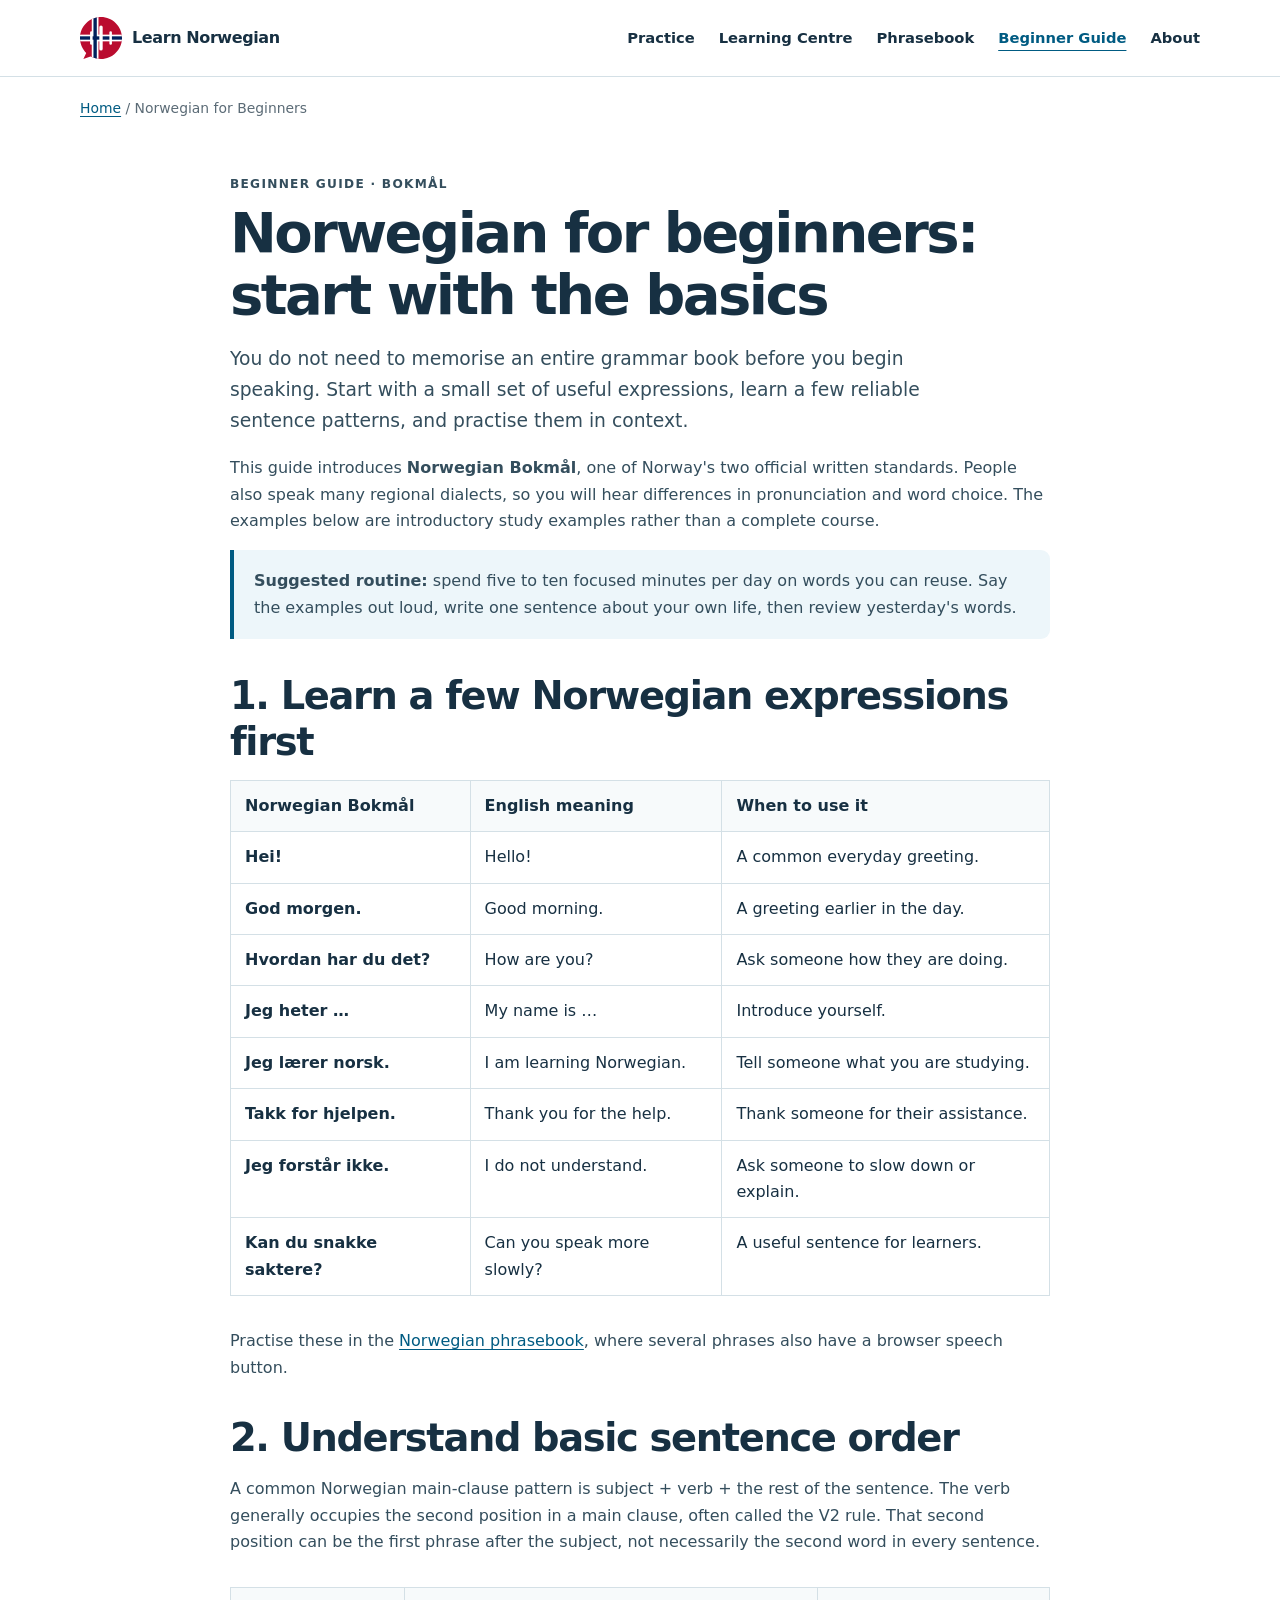
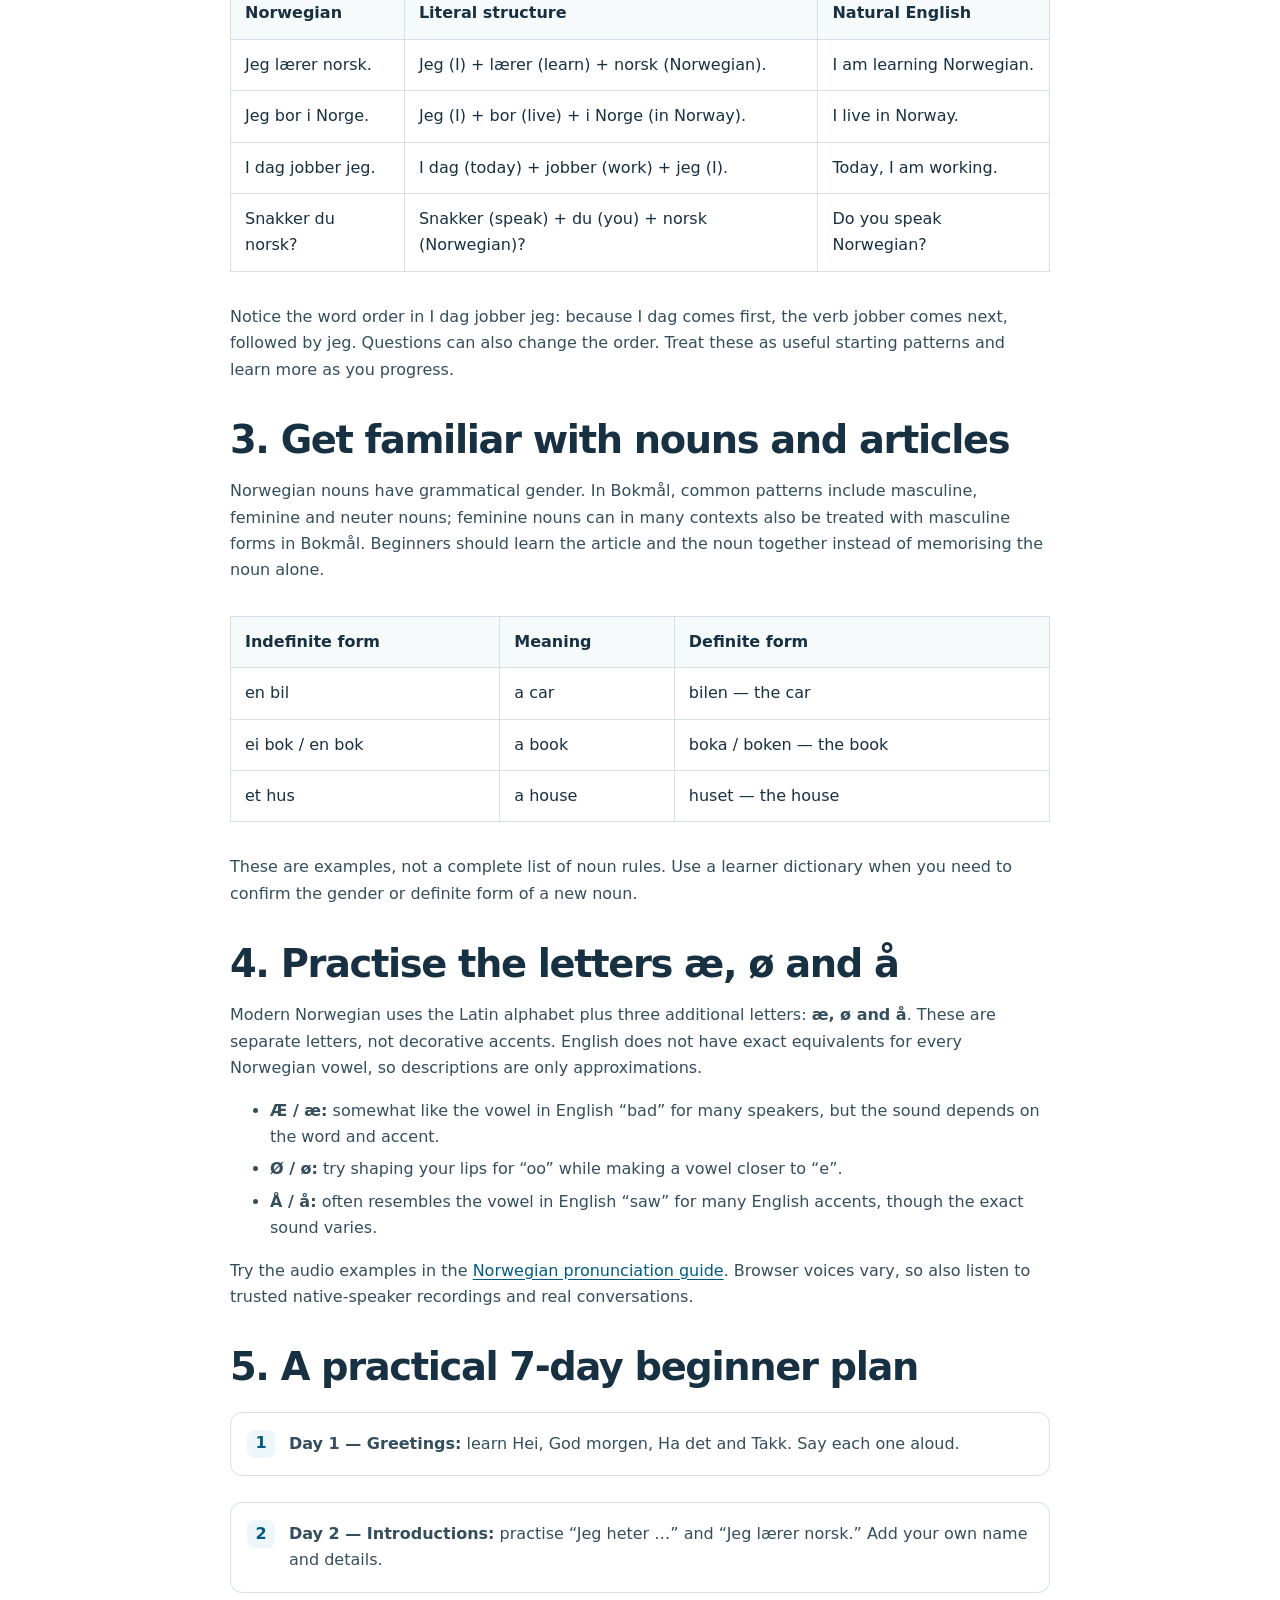
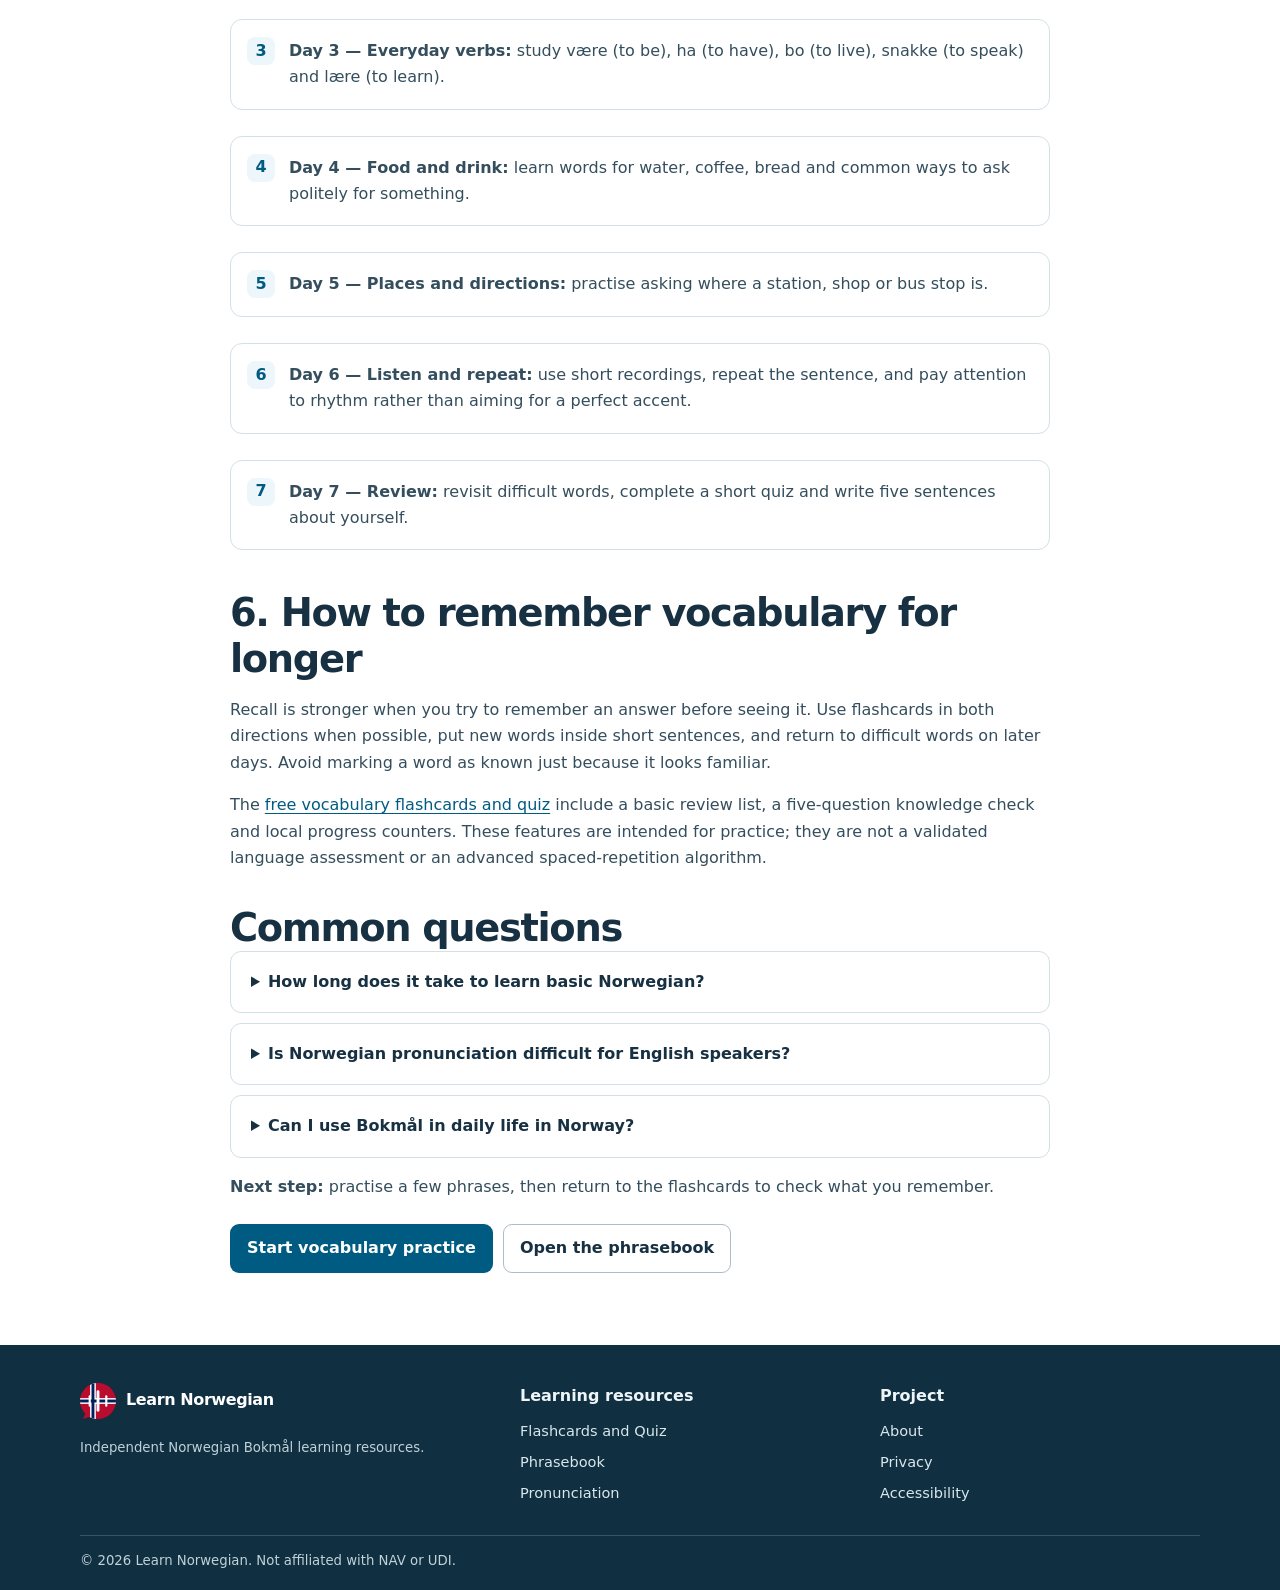
<file: norwegian-beginners.html>
<!doctype html>
<html lang="en">
<head>
  <meta charset="utf-8"><meta name="viewport" content="width=device-width, initial-scale=1">
  <title>Norwegian for Beginners: A Simple Bokmål Guide | Learn Norwegian</title>
  <meta name="description" content="Start learning Norwegian Bokmål with this beginner guide: basic greetings, sentence order, noun forms, pronunciation of æ ø å and a manageable 7-day study plan.">
  <meta name="robots" content="index,follow,max-image-preview:large,max-snippet:-1,max-video-preview:-1"><link rel="canonical" href="https://myg-1107.github.io/Learn-Norwegian/norwegian-beginners.html"><meta name="theme-color" content="#005b82"><meta property="og:type" content="article"><meta property="og:title" content="Norwegian for Beginners: A Simple Bokmål Guide"><meta property="og:description" content="A clear first step into Norwegian Bokmål, with grammar, pronunciation and a 7-day practice plan."><meta property="og:url" content="https://myg-1107.github.io/Learn-Norwegian/norwegian-beginners.html"><meta property="og:image" content="https://myg-1107.github.io/Learn-Norwegian/og-image.png"><link rel="icon" type="image/svg+xml" href="logo.svg"><link rel="manifest" href="manifest.webmanifest"><link rel="stylesheet" href="styles.css">
  <script type="application/ld+json">{"@context":"https://schema.org","@type":"Article","headline":"Norwegian for Beginners: A Simple Bokmål Guide","description":"An introductory guide to Norwegian Bokmål, useful phrases, word order and pronunciation.","mainEntityOfPage":"https://myg-1107.github.io/Learn-Norwegian/norwegian-beginners.html","publisher":{"@type":"Organization","name":"Learn Norwegian"}}</script>
</head>
<body><a class="skip-link" href="#main-content">Skip to main content</a><header class="site-header"><div class="container header-inner"><a class="brand" href="index.html"><img src="logo.svg" alt="" width="42" height="42"><span>Learn Norwegian</span></a><nav class="site-nav" aria-label="Main navigation"><a href="index.html">Practice</a><a href="learning-centre.html">Learning Centre</a><a href="norwegian-phrases.html">Phrasebook</a><a href="norwegian-beginners.html" aria-current="page">Beginner Guide</a><a href="about.html">About</a></nav><details class="mobile-nav"><summary>Menu</summary><nav aria-label="Mobile navigation"><a href="index.html">Practice</a><a href="learning-centre.html">Learning Centre</a><a href="norwegian-phrases.html">Phrasebook</a><a href="norwegian-beginners.html" aria-current="page">Beginner Guide</a><a href="norwegian-pronunciation.html">Pronunciation</a><a href="about.html">About</a></nav></details></div></header>
<main id="main-content"><div class="container breadcrumb"><a href="index.html">Home</a> / Norwegian for Beginners</div><article class="container reading prose">
  <p class="eyebrow">Beginner guide · Bokmål</p><h1 class="page-title">Norwegian for beginners: start with the basics</h1><p class="page-lede">You do not need to memorise an entire grammar book before you begin speaking. Start with a small set of useful expressions, learn a few reliable sentence patterns, and practise them in context.</p>
  <p>This guide introduces <strong>Norwegian Bokmål</strong>, one of Norway's two official written standards. People also speak many regional dialects, so you will hear differences in pronunciation and word choice. The examples below are introductory study examples rather than a complete course.</p>
  <p class="callout"><strong>Suggested routine:</strong> spend five to ten focused minutes per day on words you can reuse. Say the examples out loud, write one sentence about your own life, then review yesterday's words.</p>

  <h2>1. Learn a few Norwegian expressions first</h2><div class="table-scroll"><table class="content-table"><thead><tr><th>Norwegian Bokmål</th><th>English meaning</th><th>When to use it</th></tr></thead><tbody>
  <tr><td><strong>Hei!</strong></td><td>Hello!</td><td>A common everyday greeting.</td></tr><tr><td><strong>God morgen.</strong></td><td>Good morning.</td><td>A greeting earlier in the day.</td></tr><tr><td><strong>Hvordan har du det?</strong></td><td>How are you?</td><td>Ask someone how they are doing.</td></tr><tr><td><strong>Jeg heter …</strong></td><td>My name is …</td><td>Introduce yourself.</td></tr><tr><td><strong>Jeg lærer norsk.</strong></td><td>I am learning Norwegian.</td><td>Tell someone what you are studying.</td></tr><tr><td><strong>Takk for hjelpen.</strong></td><td>Thank you for the help.</td><td>Thank someone for their assistance.</td></tr><tr><td><strong>Jeg forstår ikke.</strong></td><td>I do not understand.</td><td>Ask someone to slow down or explain.</td></tr><tr><td><strong>Kan du snakke saktere?</strong></td><td>Can you speak more slowly?</td><td>A useful sentence for learners.</td></tr>
  </tbody></table></div><p>Practise these in the <a href="norwegian-phrases.html">Norwegian phrasebook</a>, where several phrases also have a browser speech button.</p>

  <h2>2. Understand basic sentence order</h2><p>A common Norwegian main-clause pattern is subject + verb + the rest of the sentence. The verb generally occupies the second position in a main clause, often called the V2 rule. That second position can be the first phrase after the subject, not necessarily the second word in every sentence.</p>
  <div class="table-scroll"><table class="content-table"><thead><tr><th>Norwegian</th><th>Literal structure</th><th>Natural English</th></tr></thead><tbody><tr><td>Jeg lærer norsk.</td><td>Jeg (I) + lærer (learn) + norsk (Norwegian).</td><td>I am learning Norwegian.</td></tr><tr><td>Jeg bor i Norge.</td><td>Jeg (I) + bor (live) + i Norge (in Norway).</td><td>I live in Norway.</td></tr><tr><td>I dag jobber jeg.</td><td>I dag (today) + jobber (work) + jeg (I).</td><td>Today, I am working.</td></tr><tr><td>Snakker du norsk?</td><td>Snakker (speak) + du (you) + norsk (Norwegian)?</td><td>Do you speak Norwegian?</td></tr></tbody></table></div>
  <p>Notice the word order in <em>I dag jobber jeg</em>: because <em>I dag</em> comes first, the verb <em>jobber</em> comes next, followed by <em>jeg</em>. Questions can also change the order. Treat these as useful starting patterns and learn more as you progress.</p>

  <h2>3. Get familiar with nouns and articles</h2><p>Norwegian nouns have grammatical gender. In Bokmål, common patterns include masculine, feminine and neuter nouns; feminine nouns can in many contexts also be treated with masculine forms in Bokmål. Beginners should learn the article and the noun together instead of memorising the noun alone.</p>
  <div class="table-scroll"><table class="content-table"><thead><tr><th>Indefinite form</th><th>Meaning</th><th>Definite form</th></tr></thead><tbody><tr><td>en bil</td><td>a car</td><td>bilen — the car</td></tr><tr><td>ei bok / en bok</td><td>a book</td><td>boka / boken — the book</td></tr><tr><td>et hus</td><td>a house</td><td>huset — the house</td></tr></tbody></table></div><p>These are examples, not a complete list of noun rules. Use a learner dictionary when you need to confirm the gender or definite form of a new noun.</p>

  <h2>4. Practise the letters æ, ø and å</h2><p>Modern Norwegian uses the Latin alphabet plus three additional letters: <strong>æ, ø and å</strong>. These are separate letters, not decorative accents. English does not have exact equivalents for every Norwegian vowel, so descriptions are only approximations.</p><ul><li><strong>Æ / æ:</strong> somewhat like the vowel in English “bad” for many speakers, but the sound depends on the word and accent.</li><li><strong>Ø / ø:</strong> try shaping your lips for “oo” while making a vowel closer to “e”.</li><li><strong>Å / å:</strong> often resembles the vowel in English “saw” for many English accents, though the exact sound varies.</li></ul><p>Try the audio examples in the <a href="norwegian-pronunciation.html">Norwegian pronunciation guide</a>. Browser voices vary, so also listen to trusted native-speaker recordings and real conversations.</p>

  <h2>5. A practical 7-day beginner plan</h2><ol class="step-list"><li><strong>Day 1 — Greetings:</strong> learn Hei, God morgen, Ha det and Takk. Say each one aloud.</li><li><strong>Day 2 — Introductions:</strong> practise “Jeg heter …” and “Jeg lærer norsk.” Add your own name and details.</li><li><strong>Day 3 — Everyday verbs:</strong> study være (to be), ha (to have), bo (to live), snakke (to speak) and lære (to learn).</li><li><strong>Day 4 — Food and drink:</strong> learn words for water, coffee, bread and common ways to ask politely for something.</li><li><strong>Day 5 — Places and directions:</strong> practise asking where a station, shop or bus stop is.</li><li><strong>Day 6 — Listen and repeat:</strong> use short recordings, repeat the sentence, and pay attention to rhythm rather than aiming for a perfect accent.</li><li><strong>Day 7 — Review:</strong> revisit difficult words, complete a short quiz and write five sentences about yourself.</li></ol>

  <h2>6. How to remember vocabulary for longer</h2><p>Recall is stronger when you try to remember an answer before seeing it. Use flashcards in both directions when possible, put new words inside short sentences, and return to difficult words on later days. Avoid marking a word as known just because it looks familiar.</p><p>The <a href="learning-centre.html">free vocabulary flashcards and quiz</a> include a basic review list, a five-question knowledge check and local progress counters. These features are intended for practice; they are not a validated language assessment or an advanced spaced-repetition algorithm.</p>

  <h2>Common questions</h2><div class="faq-list"><details><summary>How long does it take to learn basic Norwegian?</summary><p>It depends on your previous language experience, study time, exposure and goals. A consistent short daily routine can help you build a useful foundation, but there is no guaranteed timeline.</p></details><details><summary>Is Norwegian pronunciation difficult for English speakers?</summary><p>Some sounds and pitch patterns may be unfamiliar, and regional dialects vary. Start by listening to standard examples, repeating short phrases and asking for feedback rather than trying to imitate every dialect at once.</p></details><details><summary>Can I use Bokmål in daily life in Norway?</summary><p>Bokmål is a written standard used widely in Norway, but people speak regional dialects. Spoken language may differ from written examples. Learning Bokmål is a useful start, not a substitute for listening to everyday speech.</p></details></div>
  <p><strong>Next step:</strong> practise a few phrases, then return to the flashcards to check what you remember.</p><div class="hero-actions"><a class="button button-primary" href="learning-centre.html">Start vocabulary practice</a><a class="button button-secondary" href="norwegian-phrases.html">Open the phrasebook</a></div>
</article></main>
<footer class="site-footer"><div class="container footer-grid"><div class="footer-brand"><a class="brand brand-footer" href="index.html"><img src="logo.svg" alt="" width="36" height="36"><span>Learn Norwegian</span></a><p class="footer-small">Independent Norwegian Bokmål learning resources.</p></div><div><strong>Learning resources</strong><div class="footer-links"><a href="learning-centre.html">Flashcards and Quiz</a><a href="norwegian-phrases.html">Phrasebook</a><a href="norwegian-pronunciation.html">Pronunciation</a></div></div><div><strong>Project</strong><div class="footer-links"><a href="about.html">About</a><a href="privacy.html">Privacy</a><a href="accessibility.html">Accessibility</a></div></div></div><div class="container footer-bottom"><p class="footer-small">© <span id="current-year">2026</span> Learn Norwegian. Not affiliated with NAV or UDI.</p></div></footer><script src="pwa.js" defer></script><script>document.getElementById('current-year').textContent=String(new Date().getFullYear());</script>
</body></html>
</file>
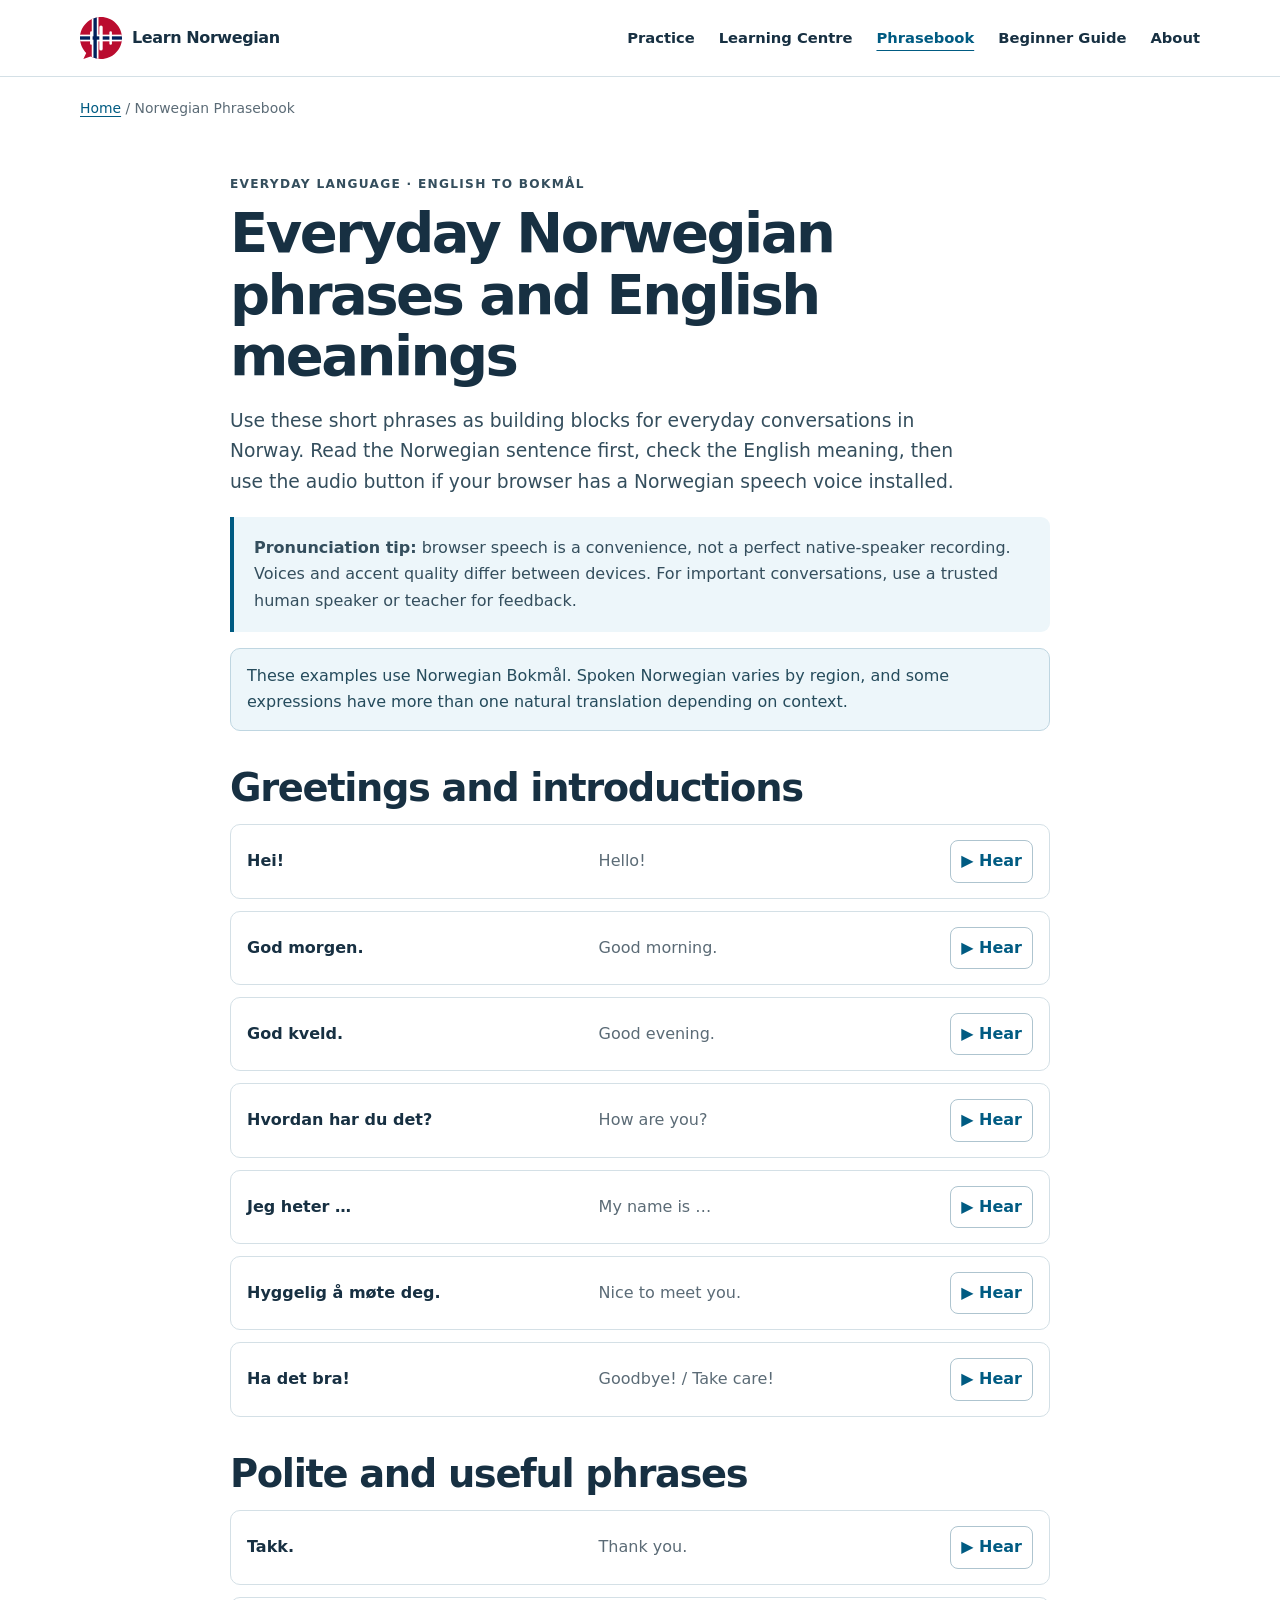
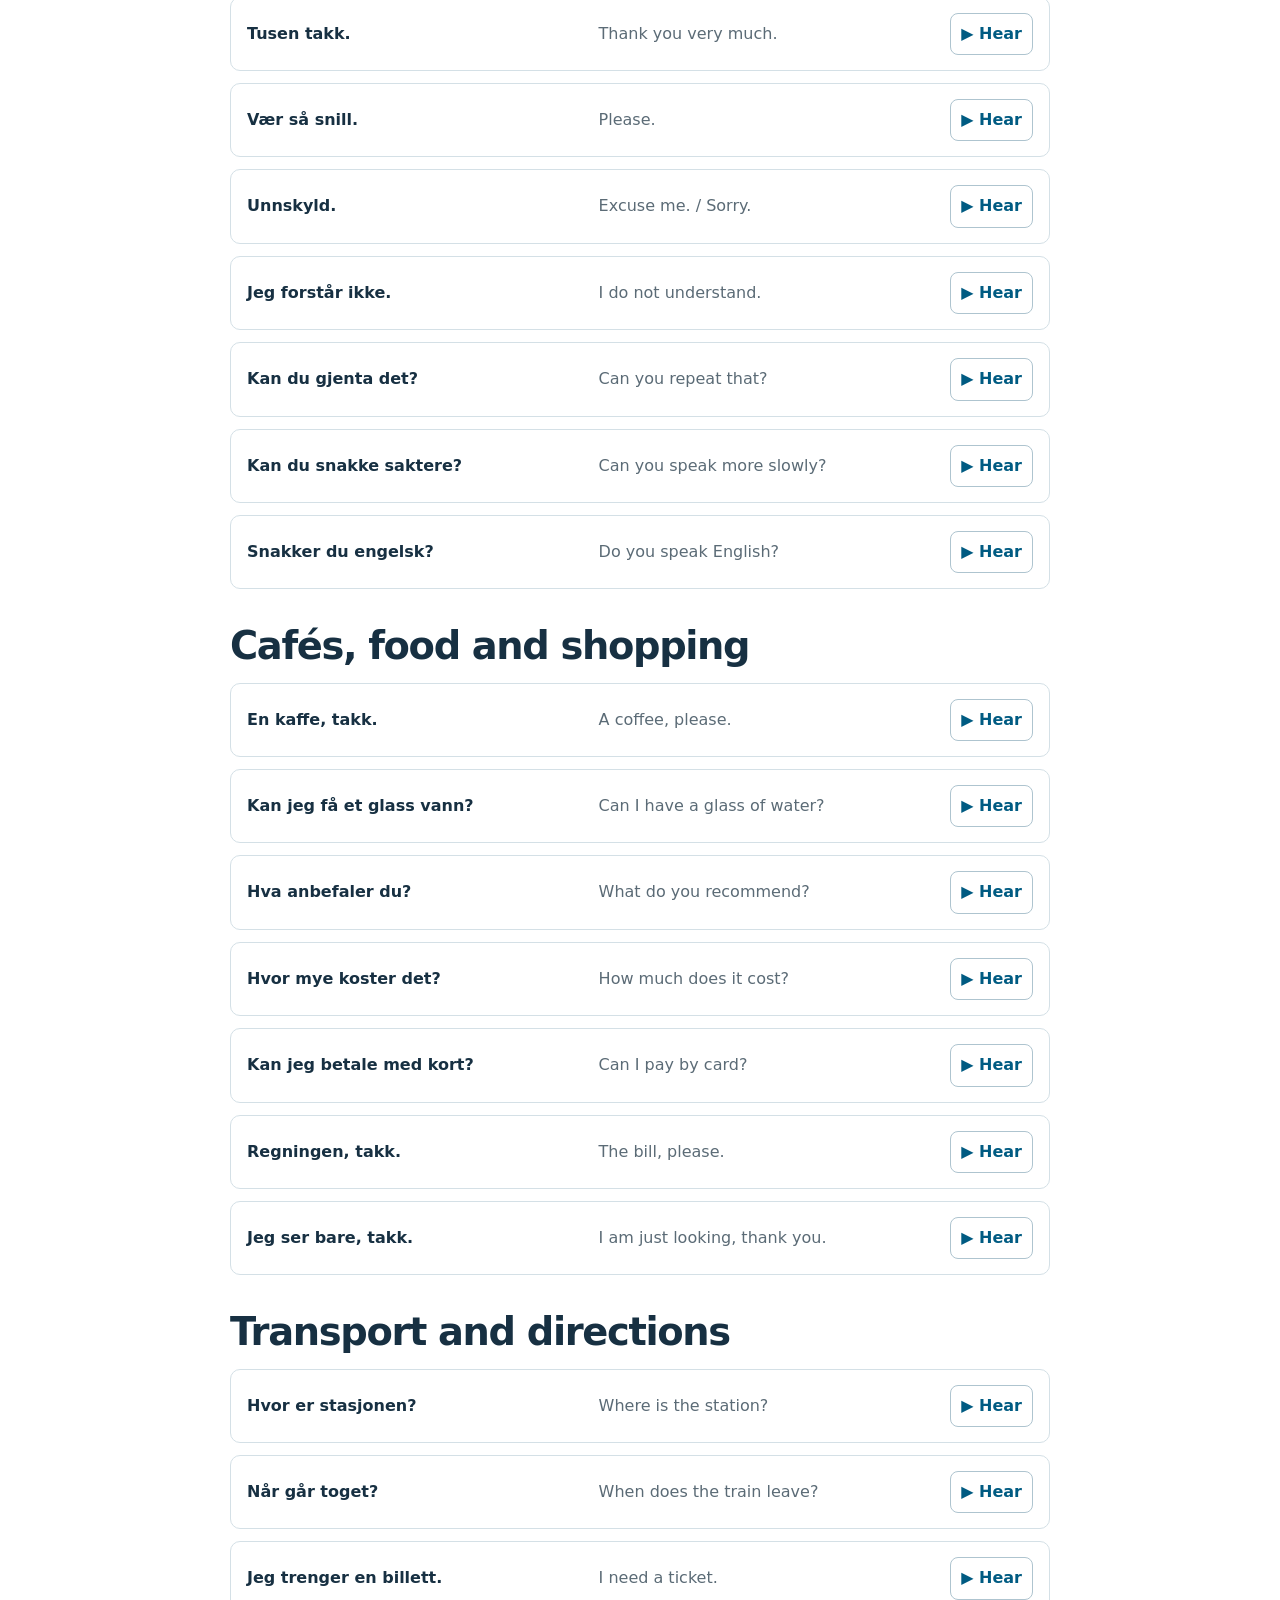
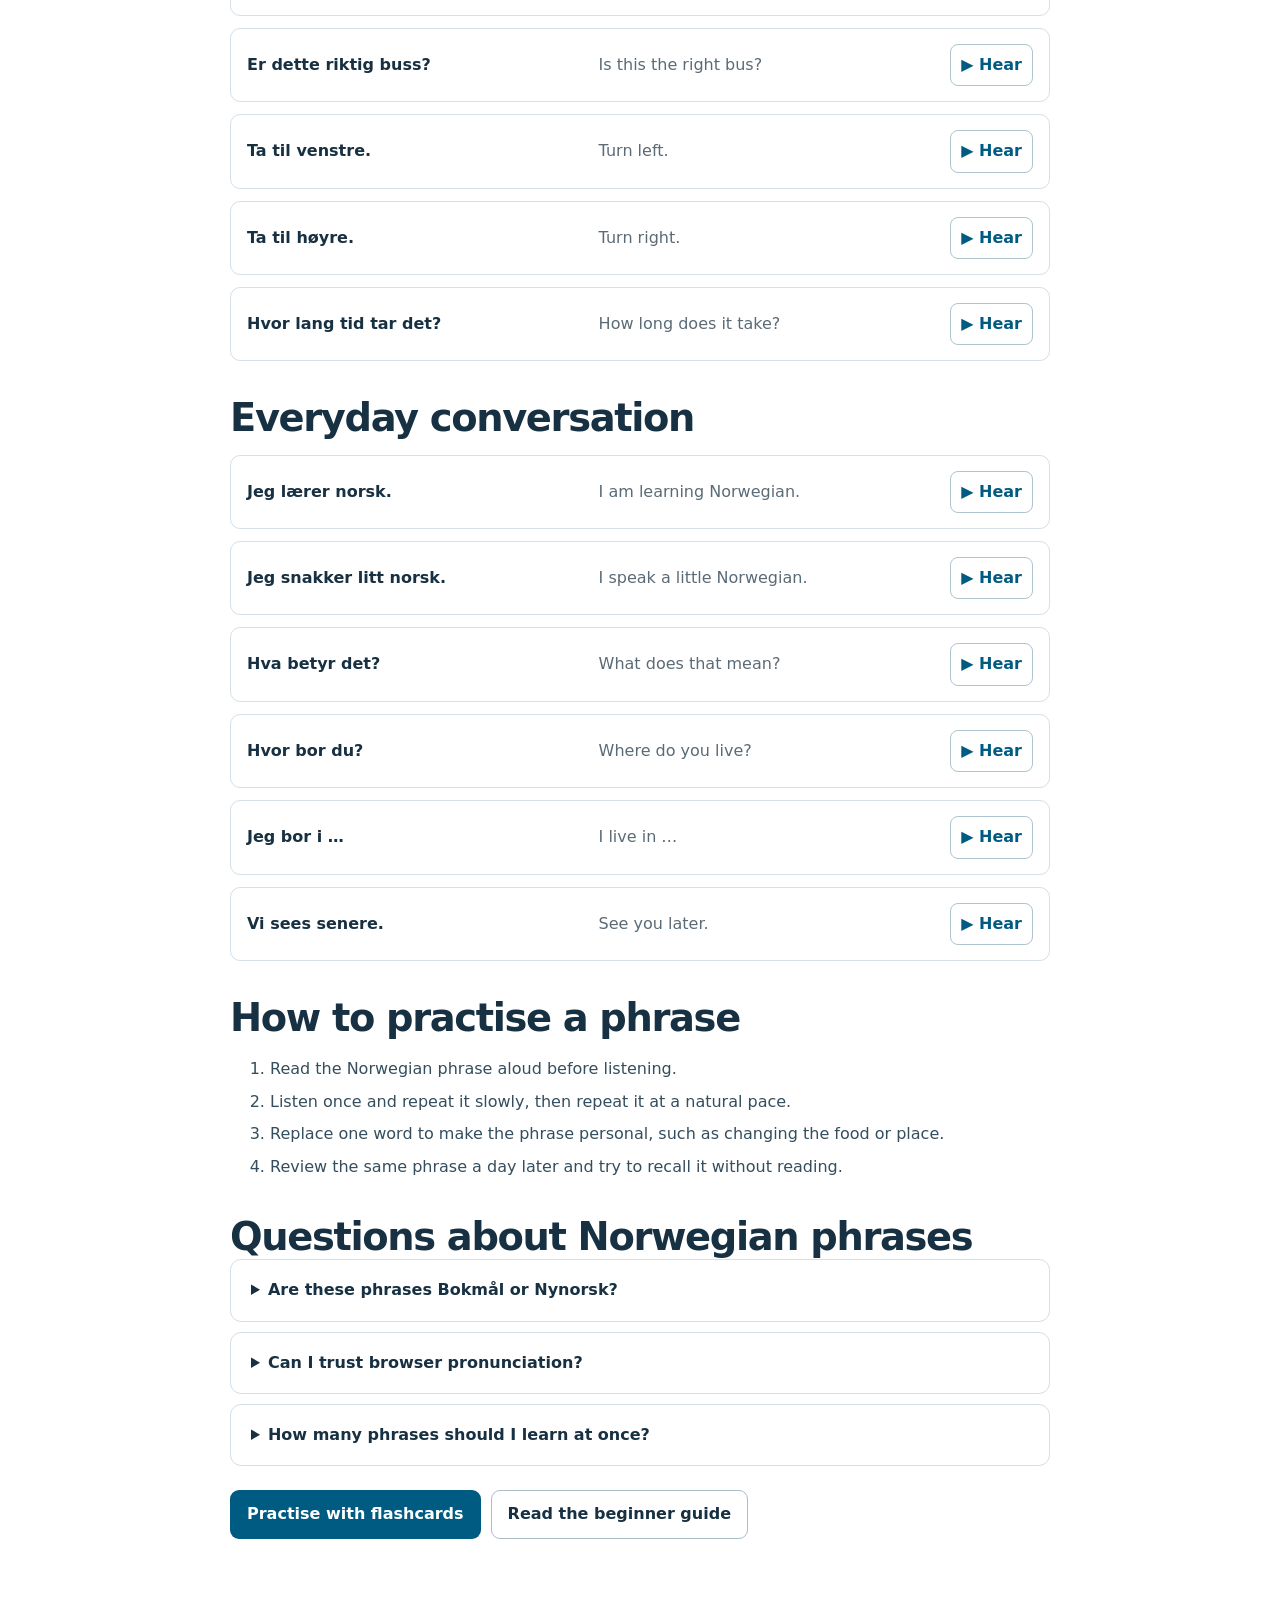
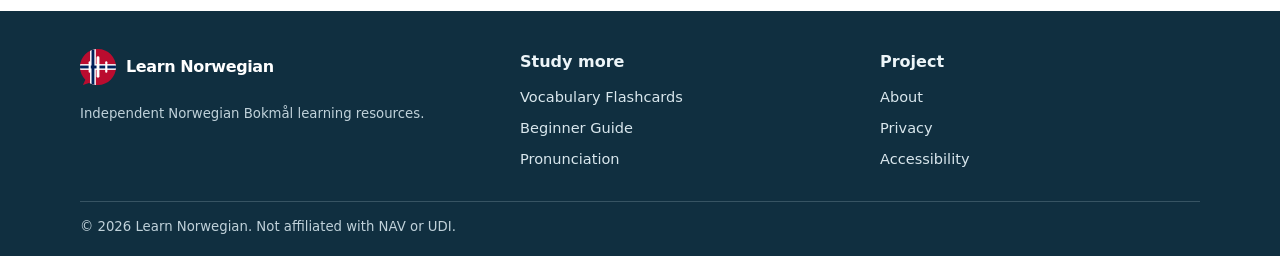
<file: norwegian-phrases.html>
<!doctype html>
<html lang="en">
<head>
  <meta charset="utf-8"><meta name="viewport" content="width=device-width, initial-scale=1">
  <title>Everyday Norwegian Phrases with English Meanings | Learn Norwegian</title>
  <meta name="description" content="Learn useful Norwegian Bokmål phrases for greetings, cafés, transport, shopping and polite conversation. Read English meanings and hear browser-based pronunciation.">
  <meta name="robots" content="index,follow,max-image-preview:large,max-snippet:-1,max-video-preview:-1"><link rel="canonical" href="https://myg-1107.github.io/Learn-Norwegian/norwegian-phrases.html"><meta name="theme-color" content="#005b82"><meta property="og:type" content="article"><meta property="og:title" content="Everyday Norwegian Phrases with English Meanings"><meta property="og:description" content="A practical Norwegian phrasebook for everyday life, travel and polite conversation."><meta property="og:url" content="https://myg-1107.github.io/Learn-Norwegian/norwegian-phrases.html"><meta property="og:image" content="https://myg-1107.github.io/Learn-Norwegian/og-image.png"><link rel="icon" type="image/svg+xml" href="logo.svg"><link rel="manifest" href="manifest.webmanifest"><link rel="stylesheet" href="styles.css">
  <script type="application/ld+json">{"@context":"https://schema.org","@type":"Article","headline":"Everyday Norwegian Phrases with English Meanings","description":"Useful Norwegian Bokmål phrases with English meanings for beginners.","mainEntityOfPage":"https://myg-1107.github.io/Learn-Norwegian/norwegian-phrases.html","publisher":{"@type":"Organization","name":"Learn Norwegian"}}</script>
</head>
<body><a class="skip-link" href="#main-content">Skip to main content</a><header class="site-header"><div class="container header-inner"><a class="brand" href="index.html"><img src="logo.svg" alt="" width="42" height="42"><span>Learn Norwegian</span></a><nav class="site-nav" aria-label="Main navigation"><a href="index.html">Practice</a><a href="learning-centre.html">Learning Centre</a><a href="norwegian-phrases.html" aria-current="page">Phrasebook</a><a href="norwegian-beginners.html">Beginner Guide</a><a href="about.html">About</a></nav><details class="mobile-nav"><summary>Menu</summary><nav aria-label="Mobile navigation"><a href="index.html">Practice</a><a href="learning-centre.html">Learning Centre</a><a href="norwegian-phrases.html" aria-current="page">Phrasebook</a><a href="norwegian-beginners.html">Beginner Guide</a><a href="norwegian-pronunciation.html">Pronunciation</a></nav></details></div></header>
<main id="main-content"><div class="container breadcrumb"><a href="index.html">Home</a> / Norwegian Phrasebook</div><article class="container reading prose">
  <p class="eyebrow">Everyday language · English to Bokmål</p><h1 class="page-title">Everyday Norwegian phrases and English meanings</h1><p class="page-lede">Use these short phrases as building blocks for everyday conversations in Norway. Read the Norwegian sentence first, check the English meaning, then use the audio button if your browser has a Norwegian speech voice installed.</p><p class="callout"><strong>Pronunciation tip:</strong> browser speech is a convenience, not a perfect native-speaker recording. Voices and accent quality differ between devices. For important conversations, use a trusted human speaker or teacher for feedback.</p>
  <div class="notice notice-info">These examples use Norwegian Bokmål. Spoken Norwegian varies by region, and some expressions have more than one natural translation depending on context.</div>
  <section class="phrase-group" aria-labelledby="greetings-heading"><h2 id="greetings-heading">Greetings and introductions</h2><div class="phrase-list">
  <div class="phrase-row"><div class="phrase-nb">Hei!</div><div class="phrase-en">Hello!</div><button class="audio-button" type="button" data-speak="Hei!" aria-label="Hear Hei">▶ Hear</button></div>
  <div class="phrase-row"><div class="phrase-nb">God morgen.</div><div class="phrase-en">Good morning.</div><button class="audio-button" type="button" data-speak="God morgen.">▶ Hear</button></div>
  <div class="phrase-row"><div class="phrase-nb">God kveld.</div><div class="phrase-en">Good evening.</div><button class="audio-button" type="button" data-speak="God kveld.">▶ Hear</button></div>
  <div class="phrase-row"><div class="phrase-nb">Hvordan har du det?</div><div class="phrase-en">How are you?</div><button class="audio-button" type="button" data-speak="Hvordan har du det?">▶ Hear</button></div>
  <div class="phrase-row"><div class="phrase-nb">Jeg heter …</div><div class="phrase-en">My name is …</div><button class="audio-button" type="button" data-speak="Jeg heter …">▶ Hear</button></div>
  <div class="phrase-row"><div class="phrase-nb">Hyggelig å møte deg.</div><div class="phrase-en">Nice to meet you.</div><button class="audio-button" type="button" data-speak="Hyggelig å møte deg.">▶ Hear</button></div>
  <div class="phrase-row"><div class="phrase-nb">Ha det bra!</div><div class="phrase-en">Goodbye! / Take care!</div><button class="audio-button" type="button" data-speak="Ha det bra!">▶ Hear</button></div>
  </div></section>
  <section class="phrase-group" aria-labelledby="polite-heading"><h2 id="polite-heading">Polite and useful phrases</h2><div class="phrase-list">
  <div class="phrase-row"><div class="phrase-nb">Takk.</div><div class="phrase-en">Thank you.</div><button class="audio-button" type="button" data-speak="Takk.">▶ Hear</button></div>
  <div class="phrase-row"><div class="phrase-nb">Tusen takk.</div><div class="phrase-en">Thank you very much.</div><button class="audio-button" type="button" data-speak="Tusen takk.">▶ Hear</button></div>
  <div class="phrase-row"><div class="phrase-nb">Vær så snill.</div><div class="phrase-en">Please.</div><button class="audio-button" type="button" data-speak="Vær så snill.">▶ Hear</button></div>
  <div class="phrase-row"><div class="phrase-nb">Unnskyld.</div><div class="phrase-en">Excuse me. / Sorry.</div><button class="audio-button" type="button" data-speak="Unnskyld.">▶ Hear</button></div>
  <div class="phrase-row"><div class="phrase-nb">Jeg forstår ikke.</div><div class="phrase-en">I do not understand.</div><button class="audio-button" type="button" data-speak="Jeg forstår ikke.">▶ Hear</button></div>
  <div class="phrase-row"><div class="phrase-nb">Kan du gjenta det?</div><div class="phrase-en">Can you repeat that?</div><button class="audio-button" type="button" data-speak="Kan du gjenta det?">▶ Hear</button></div>
  <div class="phrase-row"><div class="phrase-nb">Kan du snakke saktere?</div><div class="phrase-en">Can you speak more slowly?</div><button class="audio-button" type="button" data-speak="Kan du snakke saktere?">▶ Hear</button></div>
  <div class="phrase-row"><div class="phrase-nb">Snakker du engelsk?</div><div class="phrase-en">Do you speak English?</div><button class="audio-button" type="button" data-speak="Snakker du engelsk?">▶ Hear</button></div>
  </div></section>
  <section class="phrase-group" aria-labelledby="cafe-heading"><h2 id="cafe-heading">Cafés, food and shopping</h2><div class="phrase-list">
  <div class="phrase-row"><div class="phrase-nb">En kaffe, takk.</div><div class="phrase-en">A coffee, please.</div><button class="audio-button" type="button" data-speak="En kaffe, takk.">▶ Hear</button></div>
  <div class="phrase-row"><div class="phrase-nb">Kan jeg få et glass vann?</div><div class="phrase-en">Can I have a glass of water?</div><button class="audio-button" type="button" data-speak="Kan jeg få et glass vann?">▶ Hear</button></div>
  <div class="phrase-row"><div class="phrase-nb">Hva anbefaler du?</div><div class="phrase-en">What do you recommend?</div><button class="audio-button" type="button" data-speak="Hva anbefaler du?">▶ Hear</button></div>
  <div class="phrase-row"><div class="phrase-nb">Hvor mye koster det?</div><div class="phrase-en">How much does it cost?</div><button class="audio-button" type="button" data-speak="Hvor mye koster det?">▶ Hear</button></div>
  <div class="phrase-row"><div class="phrase-nb">Kan jeg betale med kort?</div><div class="phrase-en">Can I pay by card?</div><button class="audio-button" type="button" data-speak="Kan jeg betale med kort?">▶ Hear</button></div>
  <div class="phrase-row"><div class="phrase-nb">Regningen, takk.</div><div class="phrase-en">The bill, please.</div><button class="audio-button" type="button" data-speak="Regningen, takk.">▶ Hear</button></div>
  <div class="phrase-row"><div class="phrase-nb">Jeg ser bare, takk.</div><div class="phrase-en">I am just looking, thank you.</div><button class="audio-button" type="button" data-speak="Jeg ser bare, takk.">▶ Hear</button></div>
  </div></section>
  <section class="phrase-group" aria-labelledby="transport-heading"><h2 id="transport-heading">Transport and directions</h2><div class="phrase-list">
  <div class="phrase-row"><div class="phrase-nb">Hvor er stasjonen?</div><div class="phrase-en">Where is the station?</div><button class="audio-button" type="button" data-speak="Hvor er stasjonen?">▶ Hear</button></div>
  <div class="phrase-row"><div class="phrase-nb">Når går toget?</div><div class="phrase-en">When does the train leave?</div><button class="audio-button" type="button" data-speak="Når går toget?">▶ Hear</button></div>
  <div class="phrase-row"><div class="phrase-nb">Jeg trenger en billett.</div><div class="phrase-en">I need a ticket.</div><button class="audio-button" type="button" data-speak="Jeg trenger en billett.">▶ Hear</button></div>
  <div class="phrase-row"><div class="phrase-nb">Er dette riktig buss?</div><div class="phrase-en">Is this the right bus?</div><button class="audio-button" type="button" data-speak="Er dette riktig buss?">▶ Hear</button></div>
  <div class="phrase-row"><div class="phrase-nb">Ta til venstre.</div><div class="phrase-en">Turn left.</div><button class="audio-button" type="button" data-speak="Ta til venstre.">▶ Hear</button></div>
  <div class="phrase-row"><div class="phrase-nb">Ta til høyre.</div><div class="phrase-en">Turn right.</div><button class="audio-button" type="button" data-speak="Ta til høyre.">▶ Hear</button></div>
  <div class="phrase-row"><div class="phrase-nb">Hvor lang tid tar det?</div><div class="phrase-en">How long does it take?</div><button class="audio-button" type="button" data-speak="Hvor lang tid tar det?">▶ Hear</button></div>
  </div></section>
  <section class="phrase-group" aria-labelledby="daily-heading"><h2 id="daily-heading">Everyday conversation</h2><div class="phrase-list">
  <div class="phrase-row"><div class="phrase-nb">Jeg lærer norsk.</div><div class="phrase-en">I am learning Norwegian.</div><button class="audio-button" type="button" data-speak="Jeg lærer norsk.">▶ Hear</button></div>
  <div class="phrase-row"><div class="phrase-nb">Jeg snakker litt norsk.</div><div class="phrase-en">I speak a little Norwegian.</div><button class="audio-button" type="button" data-speak="Jeg snakker litt norsk.">▶ Hear</button></div>
  <div class="phrase-row"><div class="phrase-nb">Hva betyr det?</div><div class="phrase-en">What does that mean?</div><button class="audio-button" type="button" data-speak="Hva betyr det?">▶ Hear</button></div>
  <div class="phrase-row"><div class="phrase-nb">Hvor bor du?</div><div class="phrase-en">Where do you live?</div><button class="audio-button" type="button" data-speak="Hvor bor du?">▶ Hear</button></div>
  <div class="phrase-row"><div class="phrase-nb">Jeg bor i …</div><div class="phrase-en">I live in …</div><button class="audio-button" type="button" data-speak="Jeg bor i …">▶ Hear</button></div>
  <div class="phrase-row"><div class="phrase-nb">Vi sees senere.</div><div class="phrase-en">See you later.</div><button class="audio-button" type="button" data-speak="Vi sees senere.">▶ Hear</button></div>
  </div></section>
  <h2>How to practise a phrase</h2><ol><li>Read the Norwegian phrase aloud before listening.</li><li>Listen once and repeat it slowly, then repeat it at a natural pace.</li><li>Replace one word to make the phrase personal, such as changing the food or place.</li><li>Review the same phrase a day later and try to recall it without reading.</li></ol>
  <h2>Questions about Norwegian phrases</h2><div class="faq-list"><details><summary>Are these phrases Bokmål or Nynorsk?</summary><p>The phrases on this page are written in Bokmål. Spoken Norwegian differs by region, and Nynorsk is the other official written standard.</p></details><details><summary>Can I trust browser pronunciation?</summary><p>It is useful for a first approximation, but browser voice support and language quality vary. Use native-speaker recordings and conversations to build listening skills.</p></details><details><summary>How many phrases should I learn at once?</summary><p>Start with five to eight expressions you can use immediately. Recall them in short sentences and revisit them after a break instead of trying to memorise the whole page in one session.</p></details></div>
  <div class="hero-actions"><a class="button button-primary" href="learning-centre.html">Practise with flashcards</a><a class="button button-secondary" href="norwegian-beginners.html">Read the beginner guide</a></div>
</article></main>
<footer class="site-footer"><div class="container footer-grid"><div class="footer-brand"><a class="brand brand-footer" href="index.html"><img src="logo.svg" alt="" width="36" height="36"><span>Learn Norwegian</span></a><p class="footer-small">Independent Norwegian Bokmål learning resources.</p></div><div><strong>Study more</strong><div class="footer-links"><a href="learning-centre.html">Vocabulary Flashcards</a><a href="norwegian-beginners.html">Beginner Guide</a><a href="norwegian-pronunciation.html">Pronunciation</a></div></div><div><strong>Project</strong><div class="footer-links"><a href="about.html">About</a><a href="privacy.html">Privacy</a><a href="accessibility.html">Accessibility</a></div></div></div><div class="container footer-bottom"><p class="footer-small">© <span id="current-year">2026</span> Learn Norwegian. Not affiliated with NAV or UDI.</p></div></footer>
<script src="app.js" defer></script><script src="pwa.js" defer></script><script>document.getElementById('current-year').textContent=String(new Date().getFullYear());</script>
</body></html>
</file>
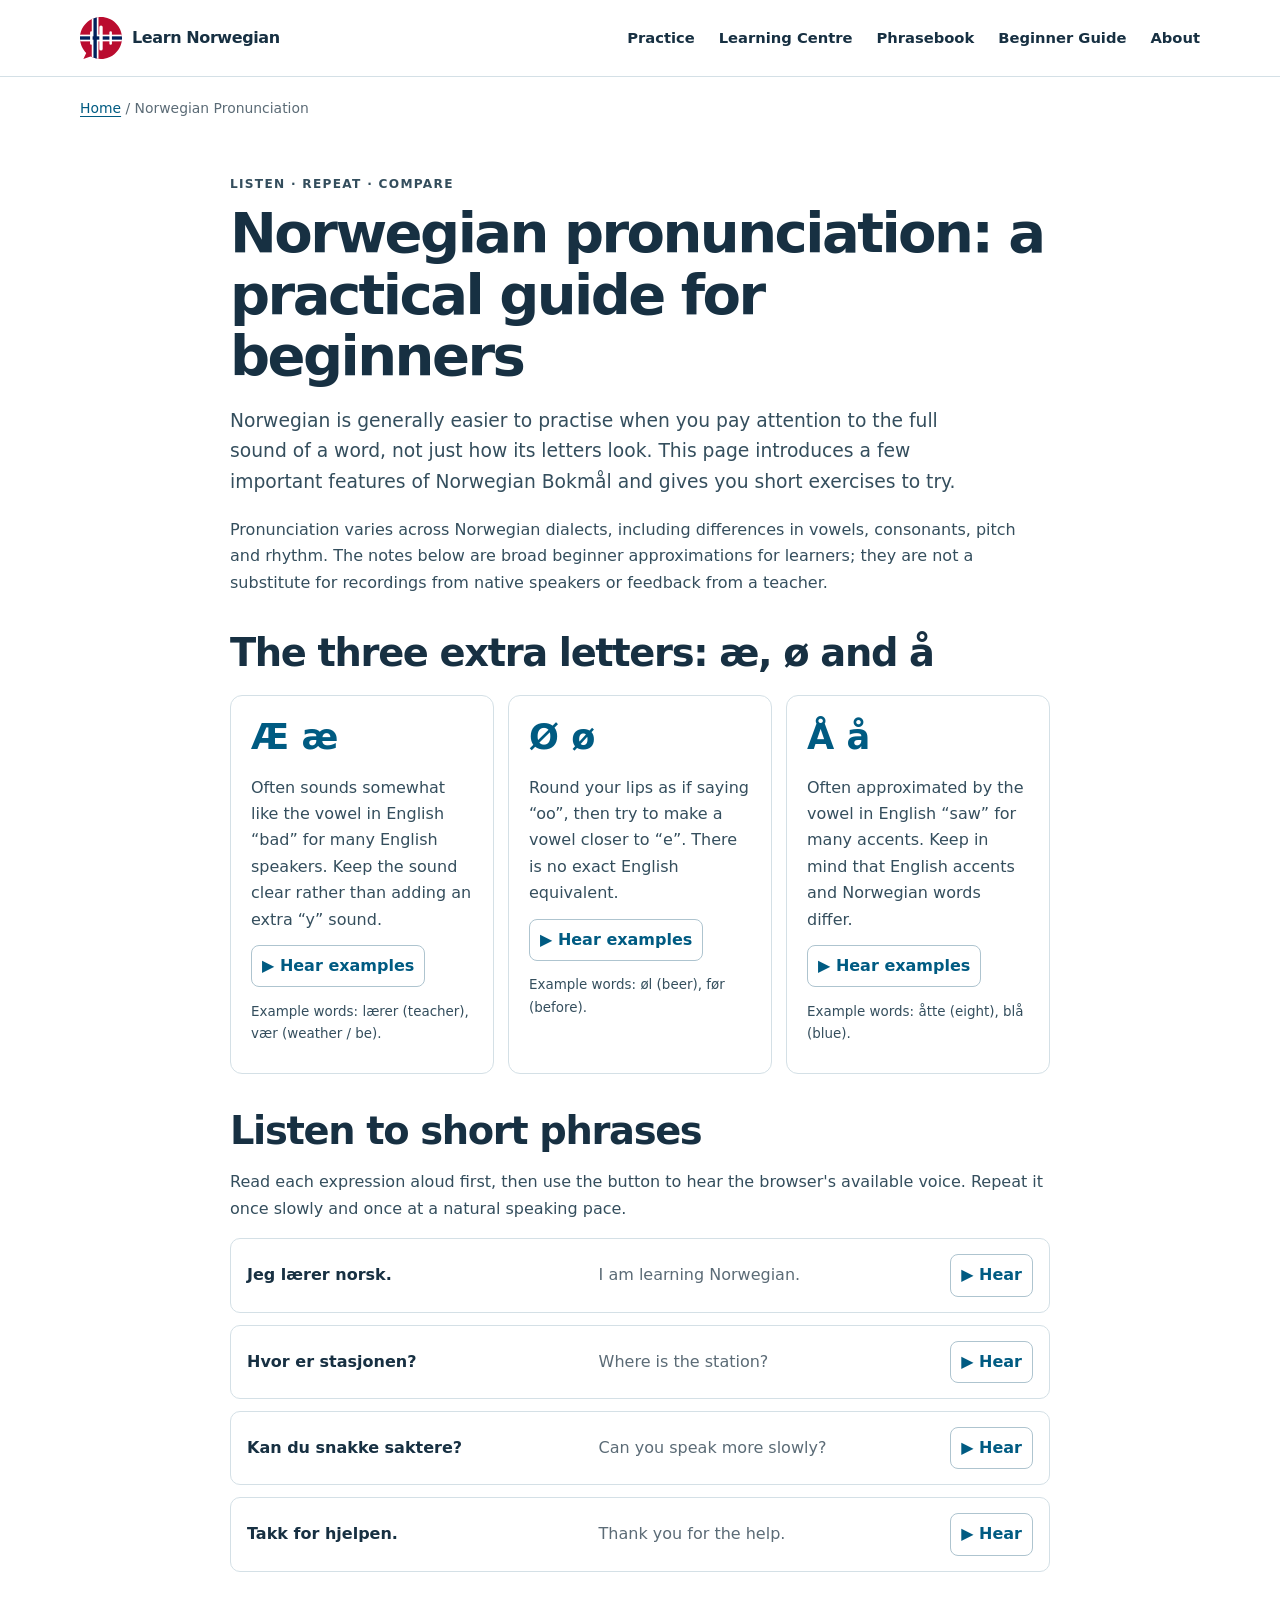
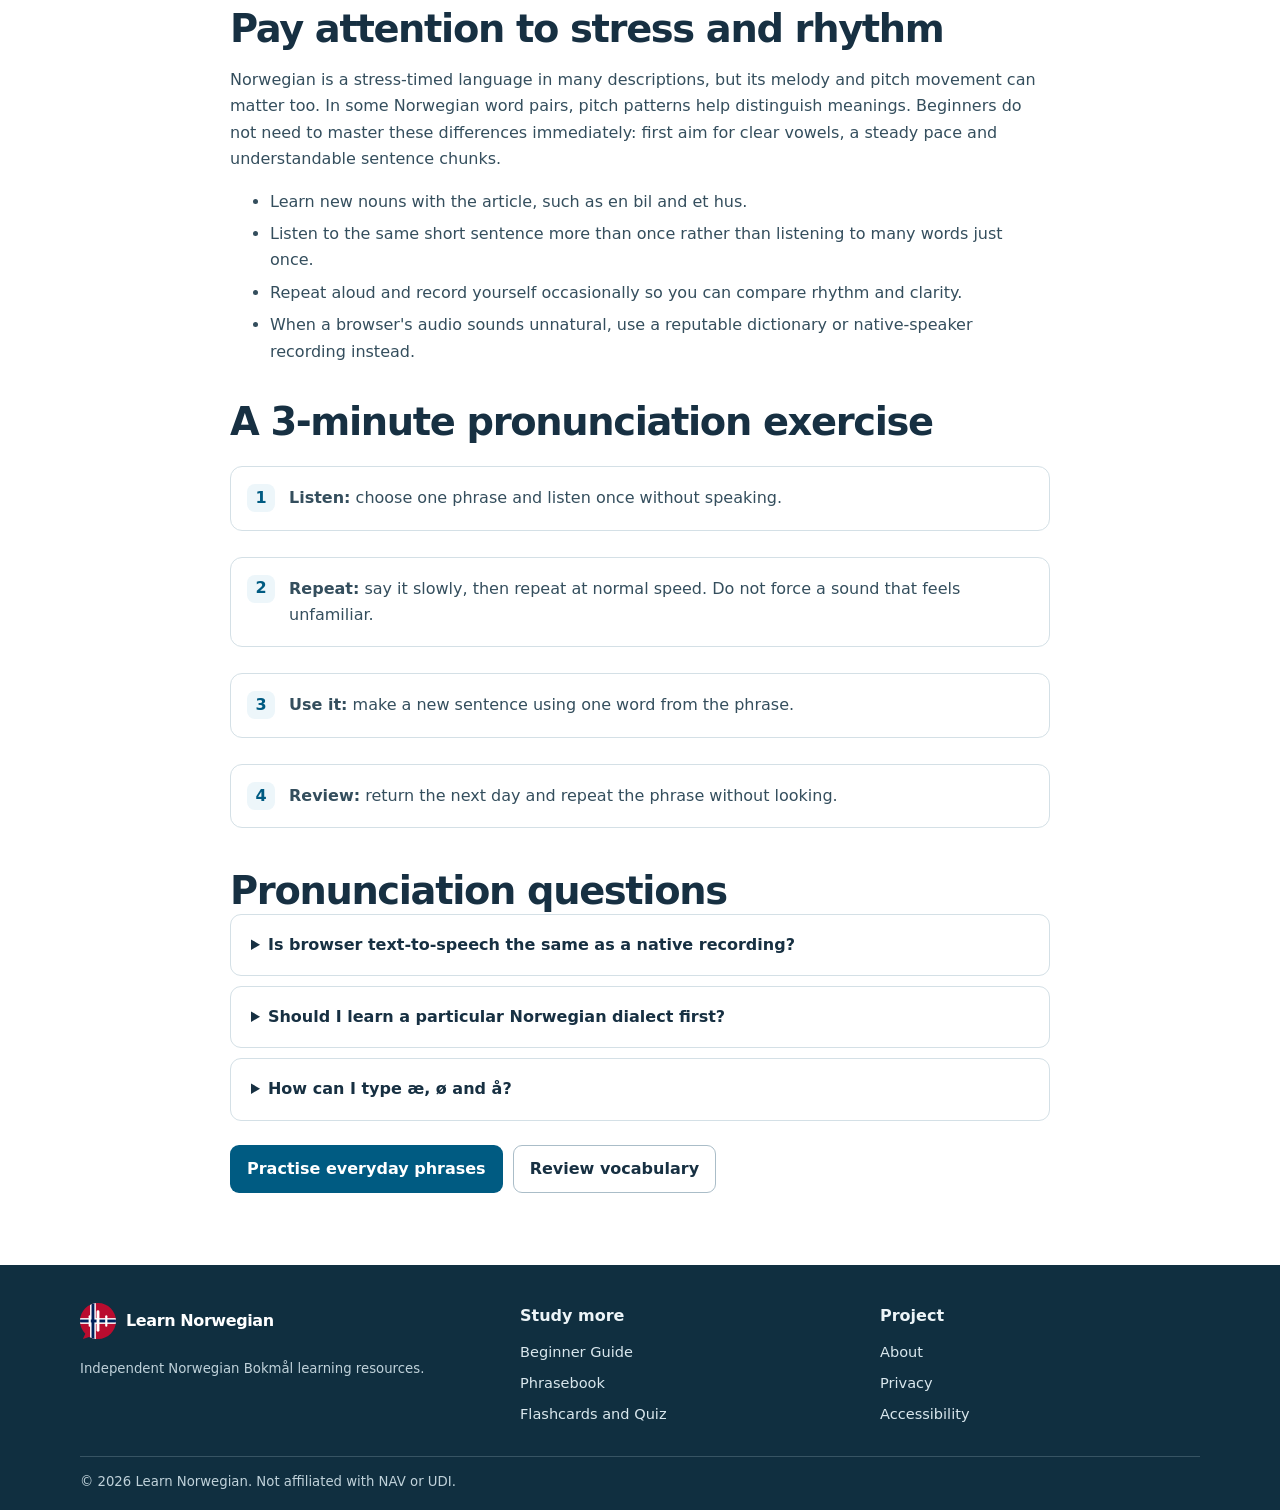
<file: norwegian-pronunciation.html>
<!doctype html>
<html lang="en">
<head>
  <meta charset="utf-8"><meta name="viewport" content="width=device-width, initial-scale=1">
  <title>Norwegian Pronunciation Guide: Æ, Ø and Å | Learn Norwegian</title>
  <meta name="description" content="Learn how to approach Norwegian pronunciation as an English speaker. Practise æ, ø and å, common sounds, word stress and useful phrases with optional browser audio.">
  <meta name="robots" content="index,follow,max-image-preview:large,max-snippet:-1,max-video-preview:-1"><link rel="canonical" href="https://myg-1107.github.io/Learn-Norwegian/norwegian-pronunciation.html"><meta name="theme-color" content="#005b82"><meta property="og:type" content="article"><meta property="og:title" content="Norwegian Pronunciation Guide: Æ, Ø and Å"><meta property="og:description" content="A practical introduction to Norwegian sounds, vowels and pronunciation practice for beginners."><meta property="og:url" content="https://myg-1107.github.io/Learn-Norwegian/norwegian-pronunciation.html"><meta property="og:image" content="https://myg-1107.github.io/Learn-Norwegian/og-image.png"><link rel="icon" type="image/svg+xml" href="logo.svg"><link rel="manifest" href="manifest.webmanifest"><link rel="stylesheet" href="styles.css">
  <script type="application/ld+json">{"@context":"https://schema.org","@type":"Article","headline":"Norwegian Pronunciation Guide: Æ, Ø and Å","description":"Introductory Norwegian Bokmål pronunciation guidance for English-speaking learners.","mainEntityOfPage":"https://myg-1107.github.io/Learn-Norwegian/norwegian-pronunciation.html","publisher":{"@type":"Organization","name":"Learn Norwegian"}}</script>
</head>
<body><a class="skip-link" href="#main-content">Skip to main content</a><header class="site-header"><div class="container header-inner"><a class="brand" href="index.html"><img src="logo.svg" alt="" width="42" height="42"><span>Learn Norwegian</span></a><nav class="site-nav" aria-label="Main navigation"><a href="index.html">Practice</a><a href="learning-centre.html">Learning Centre</a><a href="norwegian-phrases.html">Phrasebook</a><a href="norwegian-beginners.html">Beginner Guide</a><a href="about.html">About</a></nav><details class="mobile-nav"><summary>Menu</summary><nav aria-label="Mobile navigation"><a href="index.html">Practice</a><a href="learning-centre.html">Learning Centre</a><a href="norwegian-phrases.html">Phrasebook</a><a href="norwegian-beginners.html">Beginner Guide</a><a href="norwegian-pronunciation.html" aria-current="page">Pronunciation</a></nav></details></div></header>
<main id="main-content"><div class="container breadcrumb"><a href="index.html">Home</a> / Norwegian Pronunciation</div><article class="container reading prose">
  <p class="eyebrow">Listen · Repeat · Compare</p><h1 class="page-title">Norwegian pronunciation: a practical guide for beginners</h1><p class="page-lede">Norwegian is generally easier to practise when you pay attention to the full sound of a word, not just how its letters look. This page introduces a few important features of Norwegian Bokmål and gives you short exercises to try.</p>
  <p>Pronunciation varies across Norwegian dialects, including differences in vowels, consonants, pitch and rhythm. The notes below are broad beginner approximations for learners; they are not a substitute for recordings from native speakers or feedback from a teacher.</p>
  <h2>The three extra letters: æ, ø and å</h2><div class="letter-practice">
    <article><strong>Æ æ</strong><p>Often sounds somewhat like the vowel in English “bad” for many English speakers. Keep the sound clear rather than adding an extra “y” sound.</p><button class="audio-button" type="button" data-speak="Æ, æ, lærer, vær">▶ Hear examples</button><p class="small muted">Example words: lærer (teacher), vær (weather / be).</p></article>
    <article><strong>Ø ø</strong><p>Round your lips as if saying “oo”, then try to make a vowel closer to “e”. There is no exact English equivalent.</p><button class="audio-button" type="button" data-speak="Ø, ø, øl, før">▶ Hear examples</button><p class="small muted">Example words: øl (beer), før (before).</p></article>
    <article><strong>Å å</strong><p>Often approximated by the vowel in English “saw” for many accents. Keep in mind that English accents and Norwegian words differ.</p><button class="audio-button" type="button" data-speak="Å, å, åtte, blå">▶ Hear examples</button><p class="small muted">Example words: åtte (eight), blå (blue).</p></article>
  </div>
  <h2>Listen to short phrases</h2><p>Read each expression aloud first, then use the button to hear the browser's available voice. Repeat it once slowly and once at a natural speaking pace.</p><div class="phrase-list">
    <div class="phrase-row"><div class="phrase-nb">Jeg lærer norsk.</div><div class="phrase-en">I am learning Norwegian.</div><button class="audio-button" type="button" data-speak="Jeg lærer norsk.">▶ Hear</button></div>
    <div class="phrase-row"><div class="phrase-nb">Hvor er stasjonen?</div><div class="phrase-en">Where is the station?</div><button class="audio-button" type="button" data-speak="Hvor er stasjonen?">▶ Hear</button></div>
    <div class="phrase-row"><div class="phrase-nb">Kan du snakke saktere?</div><div class="phrase-en">Can you speak more slowly?</div><button class="audio-button" type="button" data-speak="Kan du snakke saktere?">▶ Hear</button></div>
    <div class="phrase-row"><div class="phrase-nb">Takk for hjelpen.</div><div class="phrase-en">Thank you for the help.</div><button class="audio-button" type="button" data-speak="Takk for hjelpen.">▶ Hear</button></div>
  </div>
  <h2>Pay attention to stress and rhythm</h2><p>Norwegian is a stress-timed language in many descriptions, but its melody and pitch movement can matter too. In some Norwegian word pairs, pitch patterns help distinguish meanings. Beginners do not need to master these differences immediately: first aim for clear vowels, a steady pace and understandable sentence chunks.</p><ul><li>Learn new nouns with the article, such as <em>en bil</em> and <em>et hus</em>.</li><li>Listen to the same short sentence more than once rather than listening to many words just once.</li><li>Repeat aloud and record yourself occasionally so you can compare rhythm and clarity.</li><li>When a browser's audio sounds unnatural, use a reputable dictionary or native-speaker recording instead.</li></ul>
  <h2>A 3-minute pronunciation exercise</h2><ol class="step-list"><li><strong>Listen:</strong> choose one phrase and listen once without speaking.</li><li><strong>Repeat:</strong> say it slowly, then repeat at normal speed. Do not force a sound that feels unfamiliar.</li><li><strong>Use it:</strong> make a new sentence using one word from the phrase.</li><li><strong>Review:</strong> return the next day and repeat the phrase without looking.</li></ol>
  <h2>Pronunciation questions</h2><div class="faq-list"><details><summary>Is browser text-to-speech the same as a native recording?</summary><p>No. The browser uses one of the voices available on the device, and some systems may not have a Norwegian voice installed. Treat it as a practice aid, not a definitive model of pronunciation.</p></details><details><summary>Should I learn a particular Norwegian dialect first?</summary><p>For reading and basic writing, Bokmål is a practical entry point. For listening, expose yourself to more than one speaker and dialect over time. Choose a clear learning source, but expect to hear variation in real life.</p></details><details><summary>How can I type æ, ø and å?</summary><p>Use a Norwegian keyboard layout or your device's language input options. You can also copy these letters for practice: æ Æ, ø Ø, å Å. Avoid replacing them with ordinary a or o in real Norwegian spelling.</p></details></div>
  <div class="hero-actions"><a class="button button-primary" href="norwegian-phrases.html">Practise everyday phrases</a><a class="button button-secondary" href="learning-centre.html">Review vocabulary</a></div>
</article></main>
<footer class="site-footer"><div class="container footer-grid"><div class="footer-brand"><a class="brand brand-footer" href="index.html"><img src="logo.svg" alt="" width="36" height="36"><span>Learn Norwegian</span></a><p class="footer-small">Independent Norwegian Bokmål learning resources.</p></div><div><strong>Study more</strong><div class="footer-links"><a href="norwegian-beginners.html">Beginner Guide</a><a href="norwegian-phrases.html">Phrasebook</a><a href="learning-centre.html">Flashcards and Quiz</a></div></div><div><strong>Project</strong><div class="footer-links"><a href="about.html">About</a><a href="privacy.html">Privacy</a><a href="accessibility.html">Accessibility</a></div></div></div><div class="container footer-bottom"><p class="footer-small">© <span id="current-year">2026</span> Learn Norwegian. Not affiliated with NAV or UDI.</p></div></footer><script src="app.js" defer></script><script src="pwa.js" defer></script><script>document.getElementById('current-year').textContent=String(new Date().getFullYear());</script>
</body></html>
</file>
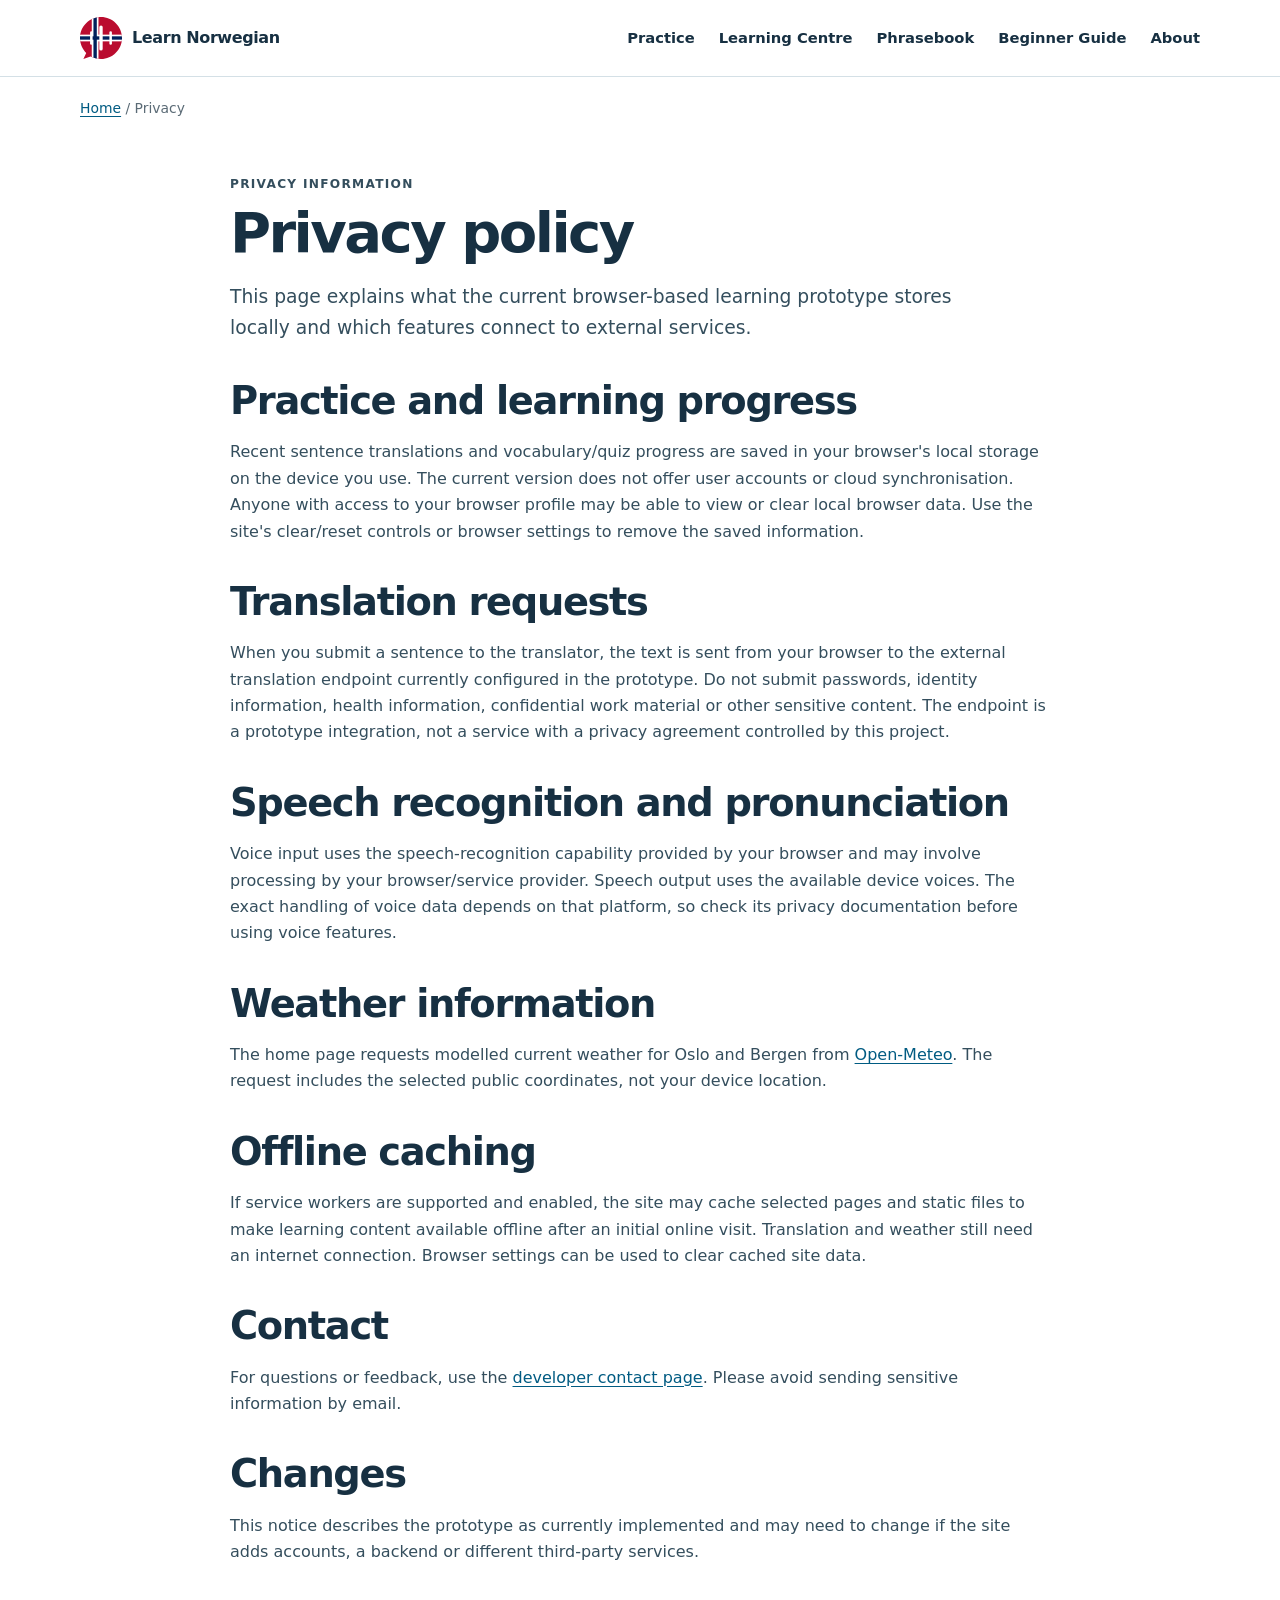
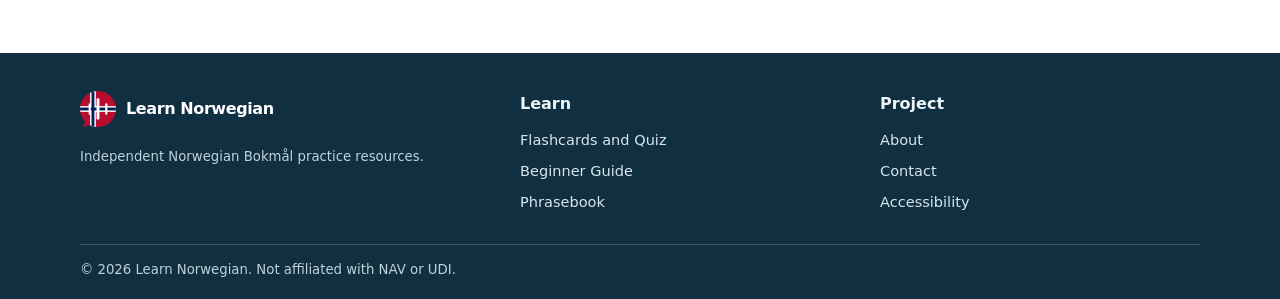
<file: privacy.html>
<!doctype html>
<html lang="en"><head><meta charset="utf-8"><meta name="viewport" content="width=device-width, initial-scale=1"><title>Privacy Policy | Learn Norwegian</title><meta name="description" content="Privacy information for Learn Norwegian, including local learning progress, browser speech features, translation requests, offline caching and weather data."><meta name="robots" content="index,follow"><link rel="canonical" href="https://myg-1107.github.io/Learn-Norwegian/privacy.html"><meta name="theme-color" content="#005b82"><link rel="icon" type="image/svg+xml" href="logo.svg"><link rel="manifest" href="manifest.webmanifest"><link rel="stylesheet" href="styles.css"></head>
<body><a class="skip-link" href="#main-content">Skip to main content</a><header class="site-header"><div class="container header-inner"><a class="brand" href="index.html"><img src="logo.svg" alt="" width="42" height="42"><span>Learn Norwegian</span></a><nav class="site-nav" aria-label="Main navigation"><a href="index.html">Practice</a><a href="learning-centre.html">Learning Centre</a><a href="norwegian-phrases.html">Phrasebook</a><a href="norwegian-beginners.html">Beginner Guide</a><a href="about.html">About</a></nav><details class="mobile-nav"><summary>Menu</summary><nav aria-label="Mobile navigation"><a href="index.html">Practice</a><a href="learning-centre.html">Learning Centre</a><a href="norwegian-phrases.html">Phrasebook</a><a href="norwegian-beginners.html">Beginner Guide</a><a href="norwegian-pronunciation.html">Pronunciation</a><a href="contact-developers.html">Contact</a></nav></details></div></header>
<main id="main-content"><div class="container breadcrumb"><a href="index.html">Home</a> / Privacy</div><article class="container reading prose"><p class="eyebrow">Privacy information</p><h1 class="page-title">Privacy policy</h1><p class="page-lede">This page explains what the current browser-based learning prototype stores locally and which features connect to external services.</p><h2>Practice and learning progress</h2><p>Recent sentence translations and vocabulary/quiz progress are saved in your browser's local storage on the device you use. The current version does not offer user accounts or cloud synchronisation. Anyone with access to your browser profile may be able to view or clear local browser data. Use the site's clear/reset controls or browser settings to remove the saved information.</p><h2>Translation requests</h2><p>When you submit a sentence to the translator, the text is sent from your browser to the external translation endpoint currently configured in the prototype. Do not submit passwords, identity information, health information, confidential work material or other sensitive content. The endpoint is a prototype integration, not a service with a privacy agreement controlled by this project.</p><h2>Speech recognition and pronunciation</h2><p>Voice input uses the speech-recognition capability provided by your browser and may involve processing by your browser/service provider. Speech output uses the available device voices. The exact handling of voice data depends on that platform, so check its privacy documentation before using voice features.</p><h2>Weather information</h2><p>The home page requests modelled current weather for Oslo and Bergen from <a href="https://open-meteo.com/" target="_blank" rel="noopener noreferrer">Open-Meteo</a>. The request includes the selected public coordinates, not your device location.</p><h2>Offline caching</h2><p>If service workers are supported and enabled, the site may cache selected pages and static files to make learning content available offline after an initial online visit. Translation and weather still need an internet connection. Browser settings can be used to clear cached site data.</p><h2>Contact</h2><p>For questions or feedback, use the <a href="contact-developers.html">developer contact page</a>. Please avoid sending sensitive information by email.</p><h2>Changes</h2><p>This notice describes the prototype as currently implemented and may need to change if the site adds accounts, a backend or different third-party services.</p></article></main>
<footer class="site-footer"><div class="container footer-grid"><div class="footer-brand"><a class="brand brand-footer" href="index.html"><img src="logo.svg" alt="" width="36" height="36"><span>Learn Norwegian</span></a><p class="footer-small">Independent Norwegian Bokmål practice resources.</p></div><div><strong>Learn</strong><div class="footer-links"><a href="learning-centre.html">Flashcards and Quiz</a><a href="norwegian-beginners.html">Beginner Guide</a><a href="norwegian-phrases.html">Phrasebook</a></div></div><div><strong>Project</strong><div class="footer-links"><a href="about.html">About</a><a href="contact-developers.html">Contact</a><a href="accessibility.html">Accessibility</a></div></div></div><div class="container footer-bottom"><p class="footer-small">© <span id="current-year">2026</span> Learn Norwegian. Not affiliated with NAV or UDI.</p></div></footer><script src="pwa.js" defer></script><script>document.getElementById('current-year').textContent=String(new Date().getFullYear());</script></body></html>
</file>
<file: styles.css>
:root{color-scheme:light;--ink:#173042;--muted:#5b6b76;--blue:#005b82;--blue-dark:#00415e;--pale:#edf6fa;--line:#d4e0e6;--paper:#fff;--surface:#f7fafb;--success:#176746;--error:#9e2d25;--shadow:0 12px 34px rgba(17,55,74,.08);font-family:Inter,ui-sans-serif,system-ui,-apple-system,BlinkMacSystemFont,"Segoe UI",sans-serif;font-synthesis:none;text-rendering:optimizeLegibility;-webkit-font-smoothing:antialiased}
*{box-sizing:border-box}html{scroll-behavior:smooth;scroll-padding-top:1rem}body{margin:0;color:var(--ink);background:var(--paper);line-height:1.65;font-size:16px}img{max-width:100%;height:auto}a{color:var(--blue);text-underline-offset:.18em}a:hover{color:var(--blue-dark)}button,input,select{font:inherit}button,a,input,select,summary{outline-offset:3px} :focus-visible{outline:3px solid #e09b32;outline-offset:3px}.container{width:min(1120px,calc(100% - 40px));margin-inline:auto}.skip-link{position:absolute;top:-60px;left:12px;z-index:100;background:#fff;padding:10px 14px;border:2px solid var(--blue);border-radius:8px}.skip-link:focus{top:12px}.site-header{position:relative;z-index:10;background:#fff;border-bottom:1px solid var(--line)}.header-inner{min-height:76px;display:flex;align-items:center;justify-content:space-between;gap:24px}.brand{display:inline-flex;align-items:center;gap:10px;text-decoration:none;color:var(--ink);font-weight:760;letter-spacing:-.025em;white-space:nowrap}.brand img{display:block;flex:0 0 auto}.site-nav{display:flex;align-items:center;justify-content:flex-end;gap:clamp(12px,2vw,24px)}.site-nav a,.mobile-nav a{color:var(--ink);font-size:.92rem;font-weight:630;text-decoration:none}.site-nav a[aria-current=page],.site-nav a:hover,.mobile-nav a:hover{color:var(--blue);text-decoration:underline;text-underline-offset:7px}.mobile-nav{display:none}.mobile-nav summary{list-style:none;cursor:pointer;font-weight:700;padding:10px 12px;border:1px solid var(--line);border-radius:9px}.mobile-nav summary::-webkit-details-marker{display:none}.mobile-nav nav{position:absolute;top:calc(100% - 1px);right:20px;left:20px;display:grid;gap:0;padding:8px;background:#fff;border:1px solid var(--line);border-radius:12px;box-shadow:var(--shadow)}.mobile-nav nav a{padding:12px;border-radius:7px}.hero{background:linear-gradient(135deg,#f1f8fb 0%,#fff 65%);border-bottom:1px solid var(--line)}.hero-inner{display:grid;grid-template-columns:minmax(0,1.45fr) minmax(280px,.8fr);align-items:center;gap:clamp(28px,6vw,72px);padding-block:68px}.hero-copy{max-width:720px}.eyebrow{margin:0 0 8px;color:var(--blue);font-size:.76rem;font-weight:800;letter-spacing:.105em;text-transform:uppercase}.hero h1{max-width:780px;margin:0;font-size:clamp(2.25rem,5vw,4.15rem);line-height:1.08;letter-spacing:-.05em}.lede{max-width:700px;margin:22px 0 0;color:#405561;font-size:clamp(1.08rem,1.5vw,1.23rem);line-height:1.65}.hero-actions,.button-row{display:flex;flex-wrap:wrap;align-items:center;gap:10px;margin-top:24px}.button{display:inline-flex;align-items:center;justify-content:center;gap:8px;min-height:44px;padding:10px 16px;border:1px solid transparent;border-radius:9px;font-weight:730;text-align:center;text-decoration:none;cursor:pointer;transition:background-color .15s,border-color .15s,transform .15s}.button:hover{transform:translateY(-1px)}.button:disabled{opacity:.55;cursor:not-allowed;transform:none}.button-primary{background:var(--blue);color:#fff}.button-primary:hover{background:var(--blue-dark);color:#fff}.button-secondary{background:#fff;border-color:#aabdc8;color:var(--ink)}.button-secondary:hover{background:var(--pale);color:var(--ink)}.button-full{width:100%}.muted,.small{color:var(--muted)}.small{font-size:.84rem}.hero-summary{padding:26px;background:#fff;border:1px solid var(--line);border-radius:18px;box-shadow:var(--shadow)}.hero-summary>.eyebrow{margin-bottom:18px}.summary-row{display:flex;align-items:center;gap:14px;padding:14px 0;border-top:1px solid #edf1f3}.summary-icon{display:grid;place-items:center;width:42px;height:42px;flex:0 0 42px;border-radius:12px;background:var(--pale);color:var(--blue);font-weight:800;font-size:1.05rem}.summary-row strong,.summary-row span:not(.summary-icon){display:block}.summary-row strong{font-size:.98rem}.summary-row div span{margin-top:2px;color:var(--muted);font-size:.86rem}.section{padding-block:64px}.section-tint{background:var(--surface);border-block:1px solid var(--line)}.section-heading{display:flex;justify-content:space-between;align-items:end;gap:24px;margin-bottom:24px}.section-heading h2,.prose h2{margin:0;font-size:clamp(1.65rem,3vw,2.4rem);line-height:1.18;letter-spacing:-.035em}.section-heading>p{max-width:460px;margin:0;color:var(--muted)}h3{line-height:1.3;letter-spacing:-.015em}.card-grid{display:grid;grid-template-columns:repeat(3,minmax(0,1fr));gap:18px}.card{background:#fff;border:1px solid var(--line);border-radius:14px;padding:24px;min-width:0}.feature-card{display:flex;flex-direction:column;align-items:flex-start;min-height:250px}.feature-card h3{margin:8px 0 10px;font-size:1.27rem}.feature-card h3 a{color:var(--ink);text-decoration:none}.feature-card h3 a:hover{color:var(--blue);text-decoration:underline}.feature-card p{margin:0 0 20px;color:var(--muted)}.feature-card .text-link{margin-top:auto}.feature-mark{display:grid;place-items:center;width:44px;height:44px;border-radius:10px;background:var(--pale);color:var(--blue);font-weight:850}.text-link{font-weight:750;text-decoration:none}.text-link:hover{text-decoration:underline}.practice-panel{padding:clamp(20px,3.5vw,36px);border:1px solid var(--line);border-radius:18px;box-shadow:var(--shadow)}.panel-top{display:flex;justify-content:space-between;align-items:start;gap:18px;padding-bottom:24px;border-bottom:1px solid var(--line)}.panel-top h3{margin:0;font-size:1.35rem}.panel-top p{margin:8px 0 0}.language-pill{flex:0 0 auto;padding:6px 11px;border:1px solid var(--line);border-radius:999px;background:var(--surface);color:#405561;font-size:.82rem;font-weight:700}.practice-grid{display:grid;grid-template-columns:1fr 1fr;gap:clamp(24px,4vw,48px);padding-top:24px}.field{margin:0 0 12px}.field label{display:block;margin-bottom:4px;font-weight:760}.field-hint{margin:3px 0 12px;color:var(--muted);font-size:.87rem}.text-input,.select-input{width:100%;min-height:46px;padding:10px 12px;border:1px solid #aabdc8;border-radius:8px;background:#fff;color:var(--ink)}.text-input:focus,.select-input:focus{border-color:var(--blue)}.status-row{display:flex;align-items:center;gap:9px;min-height:28px;margin-bottom:14px;font-size:.9rem;color:var(--muted)}.status-dot{width:9px;height:9px;border-radius:50%;background:#72828c}.status-dot.is-ready{background:#25835e}.status-dot.is-busy{background:#c18422}.status-dot.is-error{background:#c34237}.divider{display:flex;align-items:center;gap:12px;margin:20px 0;color:var(--muted);font-size:.82rem}.divider:before,.divider:after{content:"";height:1px;flex:1;background:var(--line)}.input-preview{padding:15px;margin-top:18px;border:1px solid var(--line);background:var(--surface);border-radius:10px}.input-preview p{margin:4px 0 0;overflow-wrap:anywhere}.output-box{min-height:150px;padding:20px;border:1px solid #bdd3df;background:#f4fafc;border-radius:12px}.output-box.is-empty{border-style:dashed;background:#fafcfd}.output-text{margin:9px 0 18px;font-size:clamp(1.3rem,2vw,1.75rem);line-height:1.4;font-weight:670;overflow-wrap:anywhere}.text-button{margin-top:12px;padding:8px 0;border:0;background:transparent;color:var(--blue);font-weight:740;cursor:pointer;text-align:left;text-decoration:underline;text-underline-offset:3px}.text-button:hover{color:var(--blue-dark)}.history-list{display:grid;gap:10px}.history-item{display:grid;grid-template-columns:minmax(0,1fr) minmax(0,1fr) auto;gap:16px;align-items:start;padding:16px 18px;border:1px solid var(--line);border-radius:11px;background:#fff}.history-item p{margin:4px 0 0;overflow-wrap:anywhere}.history-item .history-arrow{color:var(--muted);font-size:.8rem}.history-time{color:var(--muted);font-size:.78rem;white-space:nowrap}.empty-note{padding:18px;border:1px dashed var(--line);border-radius:10px}.split-section{display:grid;grid-template-columns:1fr .8fr;align-items:center;gap:48px;padding-block:56px}.split-section h2{font-size:clamp(1.8rem,3vw,2.5rem);line-height:1.2;letter-spacing:-.035em}.split-section p:not(.eyebrow){max-width:620px;color:var(--muted)}.letter-showcase{display:flex;align-items:center;justify-content:center;gap:clamp(10px,2.5vw,28px)}.letter-showcase span{display:grid;place-items:center;width:clamp(76px,10vw,120px);height:clamp(88px,11vw,132px);background:#fff;border:1px solid var(--line);border-radius:16px;box-shadow:var(--shadow);color:var(--blue);font-weight:800;font-size:clamp(2.2rem,6vw,4.8rem)}.weather-grid{display:grid;grid-template-columns:repeat(2,minmax(0,1fr));gap:18px}.weather-card{display:flex;align-items:center;gap:18px}.weather-icon{display:grid;place-items:center;width:68px;height:68px;flex:0 0 68px;border-radius:16px;background:var(--pale);font-size:2rem}.weather-card h3{margin:0 0 4px}.weather-card p{margin:2px 0}.weather-temp{font-size:1.7rem;font-weight:800;color:var(--blue)}.weather-meta{color:var(--muted);font-size:.85rem}.attribution{margin-top:12px}.notice{padding:14px 16px;border-radius:10px;margin:14px 0}.notice-warning{background:#fff8e9;border:1px solid #ead4a4;color:#6f4a04}.faq-list{display:grid;gap:10px}.faq-list details{padding:17px 20px;border:1px solid var(--line);border-radius:11px;background:#fff}.faq-list summary{cursor:pointer;font-weight:750}.faq-list details p{margin:12px 0 0;color:var(--muted)}.site-footer{padding:38px 0 18px;background:#102f40;color:#edf5f8}.site-footer a{color:#edf5f8}.footer-grid{display:grid;grid-template-columns:1.25fr 1fr 1fr;gap:40px}.brand-footer{color:#fff}.brand-footer span{color:#fff}.footer-brand .footer-small{margin:10px 0 0}.site-footer strong{display:block;margin-bottom:10px}.footer-links{display:grid;gap:7px}.footer-links a{color:#d9e7ed;text-decoration:none;font-size:.91rem}.footer-links a:hover{text-decoration:underline}.footer-small{color:#c0d2da;font-size:.83rem}.footer-bottom{margin-top:30px;padding-top:14px;border-top:1px solid #375463}.footer-bottom p{margin:0}.reading{max-width:820px;margin-inline:auto;padding-block:54px 72px}.page-title{max-width:900px;margin:0;font-size:clamp(2.1rem,4.5vw,3.5rem);line-height:1.1;letter-spacing:-.045em}.page-lede{max-width:750px;font-size:1.17rem;color:#526671}.prose h2{margin-top:34px}.prose h3{margin-top:22px}.prose p,.prose li{color:#344e5d}.prose li{margin-block:6px}.prose .callout{padding:18px 20px;border-left:4px solid var(--blue);background:var(--pale);border-radius:0 9px 9px 0}.breadcrumb{padding-top:20px;color:var(--muted);font-size:.87rem}.breadcrumb a{color:var(--blue)}.learning-hero{padding:48px 0;background:var(--pale);border-bottom:1px solid var(--line)}.learning-hero h1{margin:0;font-size:clamp(2rem,4.2vw,3.2rem);line-height:1.14;letter-spacing:-.04em}.learning-hero p{max-width:760px;color:#425966;font-size:1.08rem}.progress-grid{display:grid;grid-template-columns:repeat(4,minmax(0,1fr));gap:12px;margin:24px 0}.stat-card{padding:18px;border:1px solid var(--line);border-radius:12px;background:#fff}.stat-value{display:block;font-size:1.8rem;font-weight:850;line-height:1.2;color:var(--blue)}.stat-label{display:block;margin-top:5px;color:var(--muted);font-size:.84rem}.learning-layout{display:grid;grid-template-columns:minmax(0,1.15fr) minmax(280px,.85fr);gap:22px;align-items:start}.learning-card{border:1px solid var(--line);border-radius:16px;padding:clamp(18px,3vw,28px);background:#fff;box-shadow:var(--shadow)}.learning-card h2{margin:0 0 8px;font-size:1.5rem}.learning-card>p{color:var(--muted)}.learning-toolbar{display:flex;flex-wrap:wrap;align-items:center;gap:10px;margin:18px 0}.learning-toolbar .select-input{width:auto;min-width:180px}.flashcard{display:flex;flex-direction:column;justify-content:center;min-height:235px;padding:24px;margin:14px 0;background:linear-gradient(145deg,#f1f8fb,#fff);border:1px solid #bdd3df;border-radius:14px;text-align:center}.flashcard .word{font-size:clamp(2rem,4vw,3rem);font-weight:850;line-height:1.2;letter-spacing:-.035em;overflow-wrap:anywhere}.flashcard .word-type{margin:0 0 12px;color:var(--muted);font-size:.84rem}.flashcard .answer{margin-top:16px;padding-top:14px;border-top:1px solid #d5e3e9;font-size:1.25rem;font-weight:700}.flashcard .example{margin:10px 0 0;color:var(--muted)}.flash-actions{display:flex;flex-wrap:wrap;gap:8px}.flash-actions .button{flex:1}.quiz-question{margin:18px 0;font-size:1.18rem;font-weight:760}.quiz-options{display:grid;gap:9px}.quiz-option{width:100%;padding:12px 14px;border:1px solid #b9cbd5;border-radius:9px;background:#fff;color:var(--ink);font-weight:650;text-align:left;cursor:pointer}.quiz-option:hover:not(:disabled){background:var(--pale);border-color:var(--blue)}.quiz-option.correct{background:#e9f7ef;border-color:#5b9e7b;color:#155e3f}.quiz-option.incorrect{background:#fff0ee;border-color:#d99c96;color:#8c241d}.quiz-feedback{min-height:28px;margin:12px 0;color:var(--muted)}.quiz-feedback.success{color:var(--success)}.quiz-feedback.error{color:var(--error)}.daily-challenge{padding:18px;border-radius:12px;background:#f3f7e9;border:1px solid #d6e0bd}.daily-challenge h3{margin:0}.daily-challenge .daily-word{margin:12px 0 3px;font-size:1.65rem;font-weight:850}.chip-list{display:flex;flex-wrap:wrap;gap:8px;margin-top:14px}.chip{display:inline-flex;padding:5px 10px;border-radius:999px;background:var(--pale);border:1px solid var(--line);color:#244859;font-size:.83rem;font-weight:700}.inline-note{font-size:.84rem;color:var(--muted)}.phrase-list{display:grid;gap:12px}.phrase-group{margin-top:34px}.phrase-group h2{margin-bottom:14px}.phrase-row{display:grid;grid-template-columns:minmax(0,1fr) minmax(0,1fr) auto;gap:12px;align-items:center;padding:15px 16px;border:1px solid var(--line);border-radius:10px;background:#fff}.phrase-nb{font-weight:750}.phrase-en{color:var(--muted)}.audio-button{padding:7px 10px;border:1px solid #aec4cf;border-radius:8px;background:#fff;color:var(--blue);font-weight:700;cursor:pointer}.audio-button:hover{background:var(--pale)}.table-scroll{overflow-x:auto}.content-table{width:100%;border-collapse:collapse;margin:16px 0}.content-table th,.content-table td{padding:12px 14px;text-align:left;vertical-align:top;border:1px solid var(--line)}.content-table th{background:var(--surface)}.step-list{counter-reset:step;display:grid;gap:14px;padding:0;list-style:none}.step-list li{counter-increment:step;position:relative;padding:18px 18px 18px 58px;border:1px solid var(--line);border-radius:12px}.step-list li:before{content:counter(step);position:absolute;left:16px;top:17px;display:grid;place-items:center;width:28px;height:28px;border-radius:8px;background:var(--pale);color:var(--blue);font-weight:800}.letter-practice{display:grid;grid-template-columns:repeat(3,minmax(0,1fr));gap:14px;margin:20px 0}.letter-practice article{padding:20px;border:1px solid var(--line);border-radius:12px;background:#fff}.letter-practice strong{display:block;font-size:2.2rem;line-height:1.2;color:var(--blue)}.letter-practice p{margin-bottom:8px}.letter-practice .audio-button{margin-top:4px}.notice-info{background:var(--pale);border:1px solid #bfd6e1;color:#254b5c}.visually-hidden{position:absolute!important;width:1px!important;height:1px!important;padding:0!important;margin:-1px!important;overflow:hidden!important;clip:rect(0,0,0,0)!important;white-space:nowrap!important;border:0!important}
@media(max-width:950px){.site-nav{gap:12px}.site-nav a{font-size:.85rem}.header-inner{gap:14px}.hero-inner{grid-template-columns:1fr 320px}.card-grid{gap:12px}.card{padding:20px}.learning-layout{grid-template-columns:1fr 1fr}}
@media(max-width:800px){.container{width:min(100% - 32px,680px)}.header-inner{min-height:70px}.site-nav{display:none}.mobile-nav{display:block}.hero-inner{grid-template-columns:1fr;padding-block:48px}.hero-summary{max-width:620px}.section{padding-block:48px}.section-heading{display:block}.section-heading>p{margin-top:10px}.card-grid{grid-template-columns:1fr}.feature-card{min-height:auto}.practice-grid,.split-section,.learning-layout{grid-template-columns:1fr}.panel-top{display:block}.language-pill{display:inline-flex;margin-top:12px}.weather-grid{grid-template-columns:1fr}.split-section{gap:22px}.letter-showcase{justify-content:flex-start}.footer-grid{grid-template-columns:1fr 1fr;gap:26px}.footer-brand{grid-column:1/-1}.progress-grid{grid-template-columns:repeat(2,minmax(0,1fr))}.history-item{grid-template-columns:1fr 1fr}.history-time{grid-column:1/-1}.phrase-row{grid-template-columns:1fr auto}.phrase-en{grid-column:1}.phrase-row .audio-button{grid-column:2;grid-row:1/3}.letter-practice{grid-template-columns:1fr}}
@media(max-width:480px){body{font-size:15px}.container{width:calc(100% - 28px)}.hero h1{font-size:2.35rem}.hero-inner{padding-block:38px}.hero-actions{align-items:stretch;flex-direction:column}.hero-actions .button{width:100%}.practice-panel{padding:17px}.button-row .button{flex:1}.footer-grid{grid-template-columns:1fr}.footer-brand{grid-column:auto}.progress-grid{gap:8px}.stat-card{padding:13px}.stat-value{font-size:1.55rem}.flashcard{min-height:210px;padding:17px}.flash-actions{display:grid;grid-template-columns:1fr 1fr}.flash-actions .button{width:100%;padding-inline:8px;font-size:.9rem}.learning-toolbar .select-input{width:100%}.history-item{grid-template-columns:1fr}.history-time{grid-column:auto}.phrase-row{gap:8px;padding:12px}.letter-showcase span{width:28vw;height:78px}.section-heading h2,.prose h2{font-size:1.8rem}}
@media(prefers-reduced-motion:reduce){html{scroll-behavior:auto}*,*::before,*::after{animation-duration:.01ms!important;animation-iteration-count:1!important;transition-duration:.01ms!important;scroll-behavior:auto!important}}
</file>
